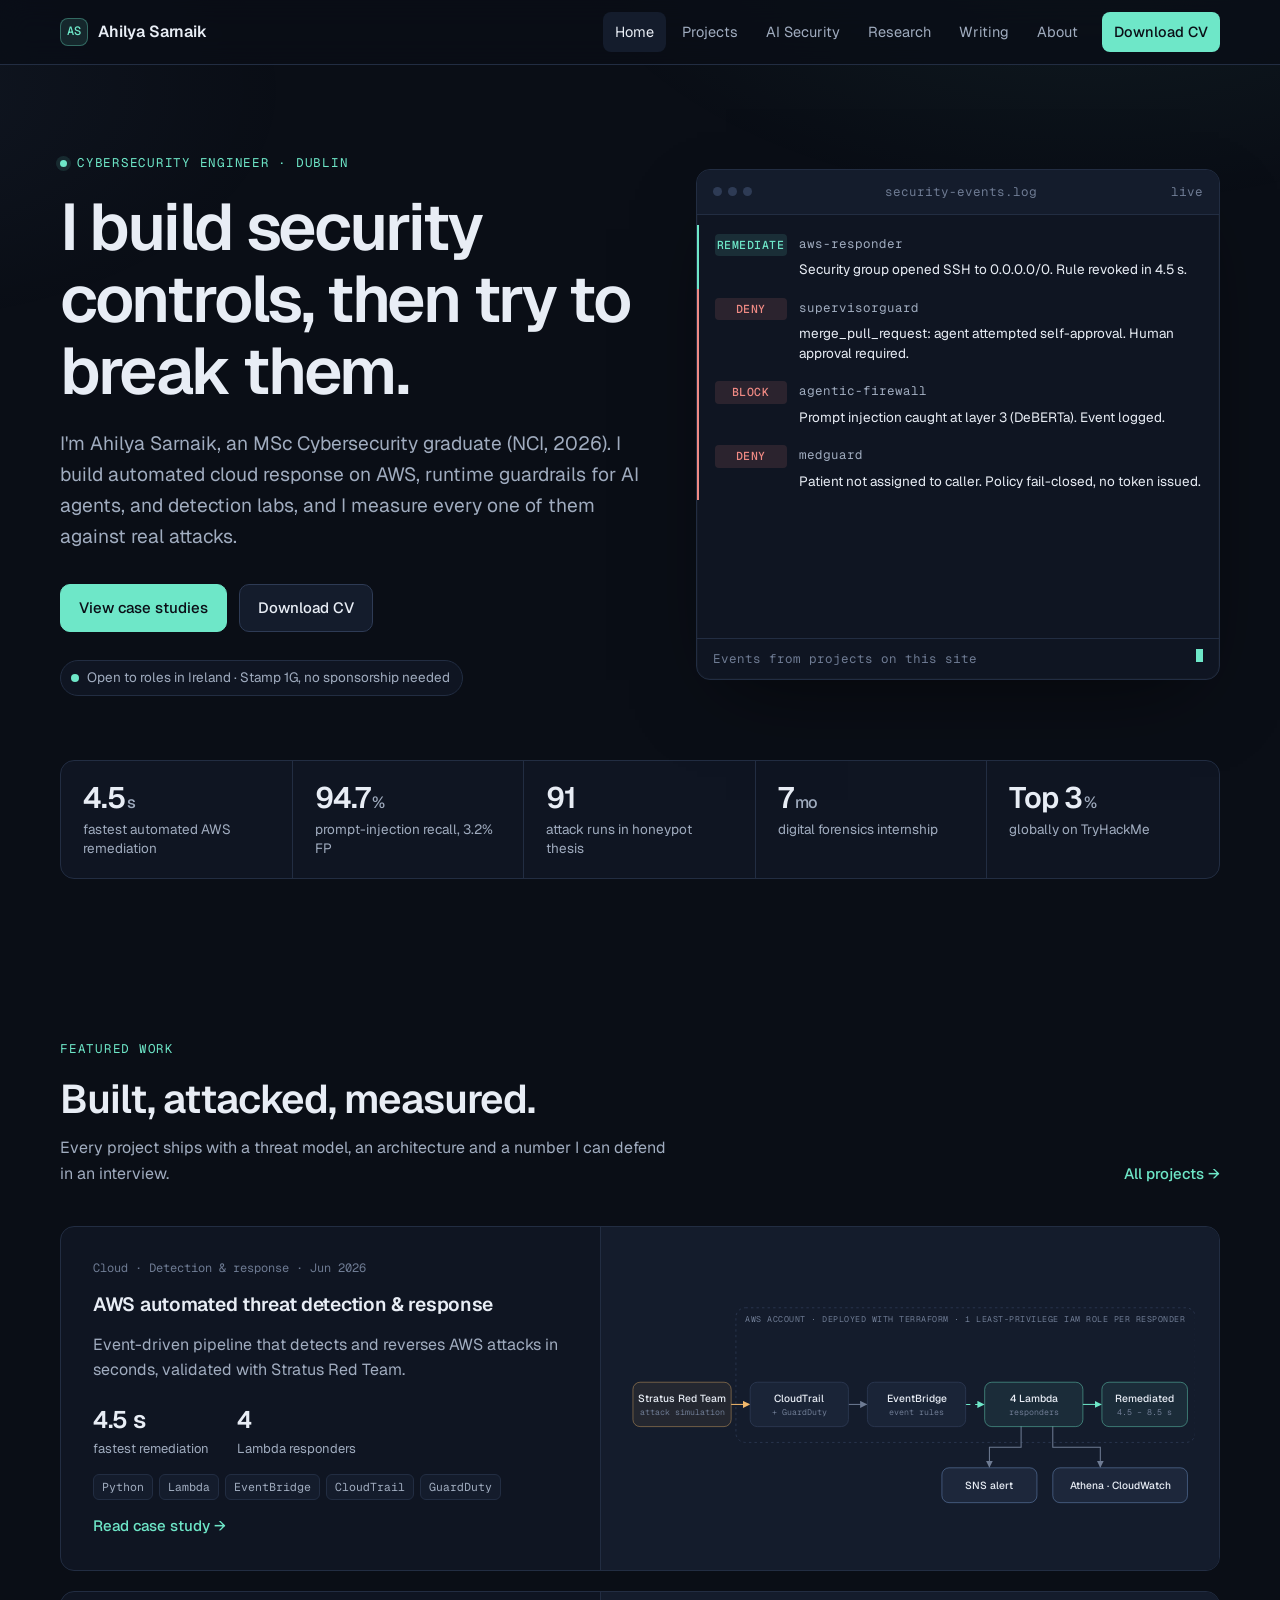
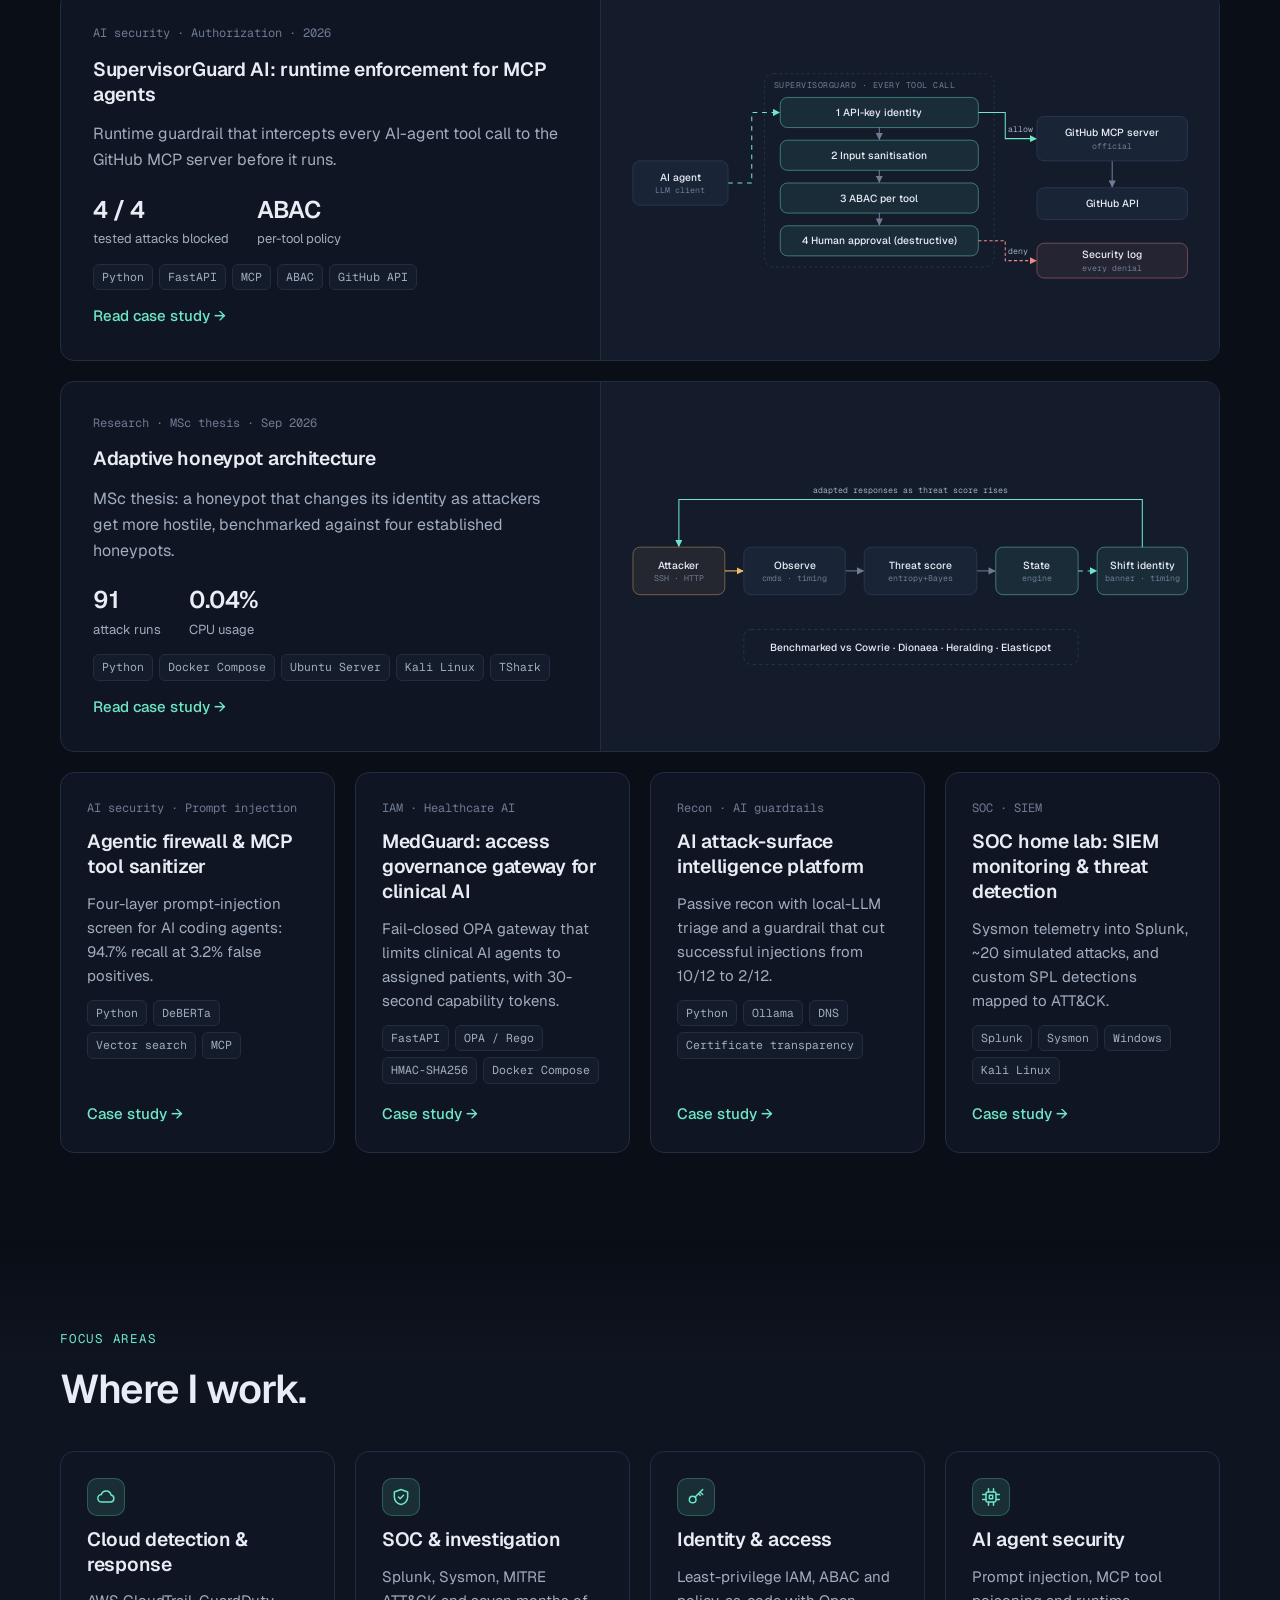
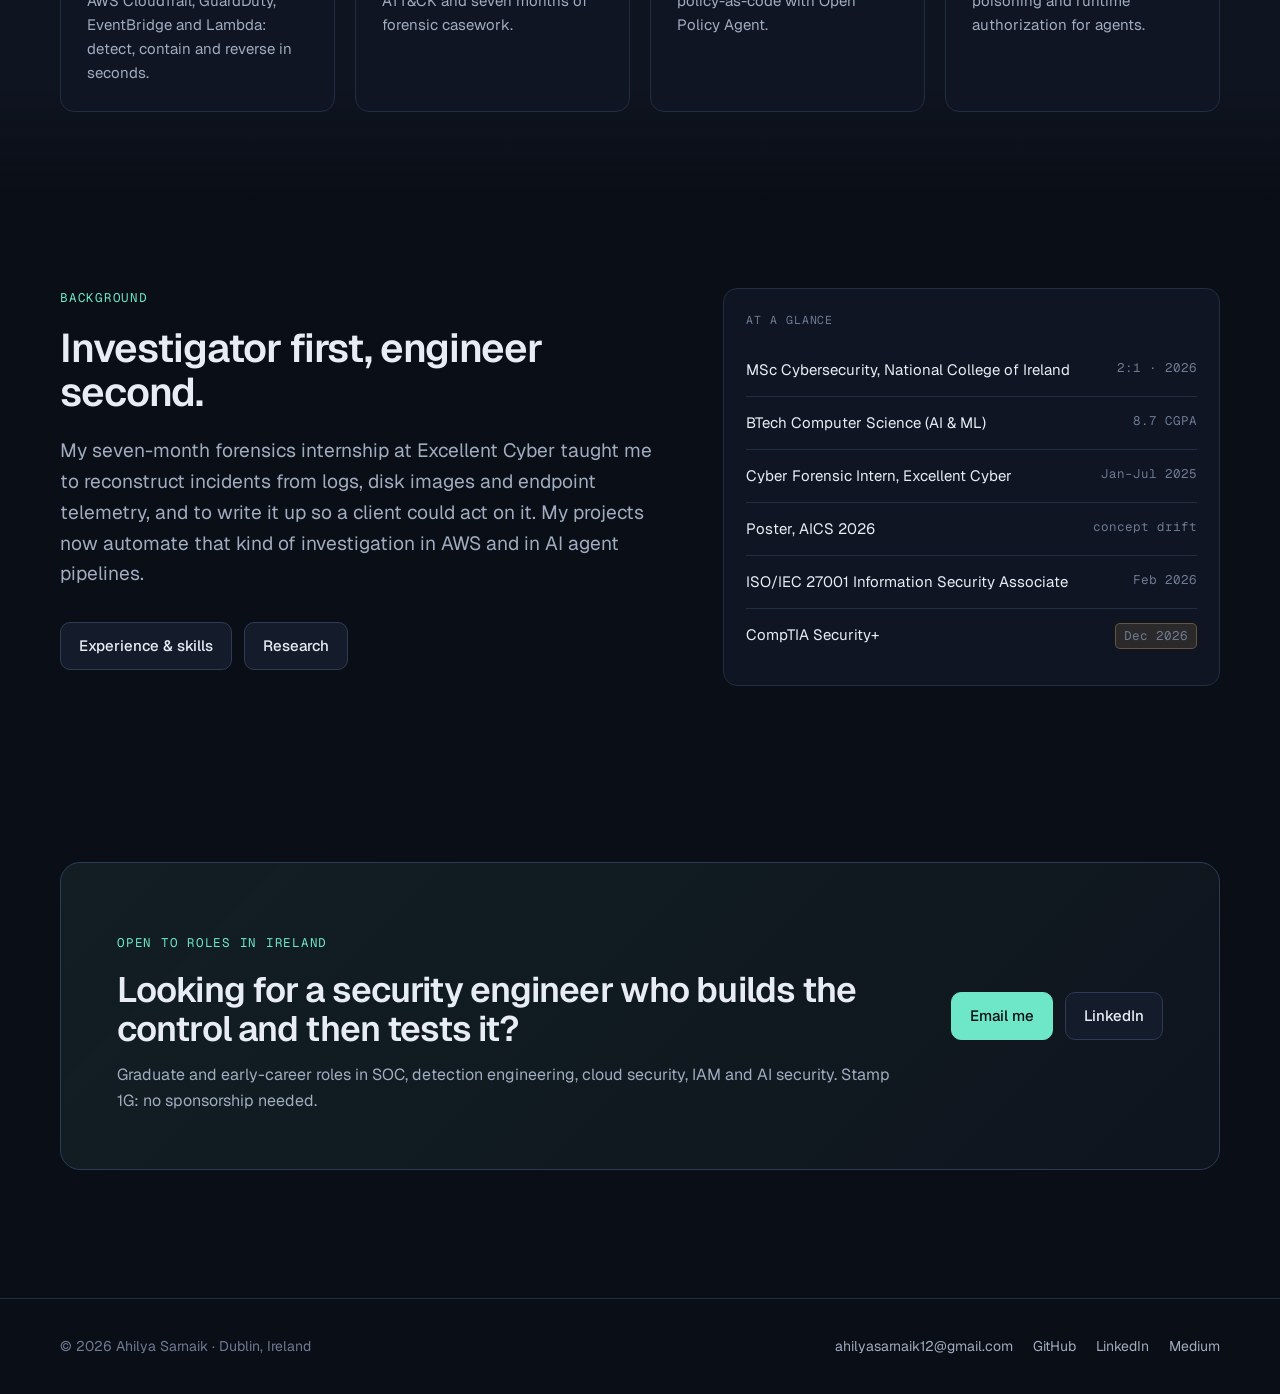
<file: index.html>
<!doctype html>
<html lang="en">
<head>
<meta charset="utf-8">
<meta name="viewport" content="width=device-width,initial-scale=1">
<meta name="theme-color" content="#0A0E16">
<title>Ahilya Sarnaik · Cybersecurity Engineer, Dublin</title>
<meta name="description" content="Dublin-based cybersecurity engineer: AWS detection and response, SOC, IAM and AI agent security. Open to roles in Ireland, no sponsorship needed.">
<meta property="og:type" content="website">
<meta property="og:title" content="Ahilya Sarnaik · Cybersecurity Engineer, Dublin">
<meta property="og:description" content="Dublin-based cybersecurity engineer: AWS detection and response, SOC, IAM and AI agent security. Open to roles in Ireland, no sponsorship needed.">
<meta property="og:url" content="https://ahilyasanjaysarnaik.github.io/">
<link rel="canonical" href="https://ahilyasanjaysarnaik.github.io/">
<link rel="icon" href="data:image/svg+xml,%3Csvg xmlns='http://www.w3.org/2000/svg' viewBox='0 0 32 32'%3E%3Crect width='32' height='32' rx='8' fill='%230F1522'/%3E%3Ctext x='16' y='21' font-family='monospace' font-size='14' fill='%236EE7C8' text-anchor='middle'%3EAS%3C/text%3E%3C/svg%3E">
<link rel="stylesheet" href="assets/css/style.css">
</head>
<body>
<a class="skip" href="#main">Skip to content</a>
<header class="site-header"><div class="container nav-wrap">
<a class="brand" href="index.html"><span class="brand-mark">AS</span>Ahilya Sarnaik</a>
<button class="menu" type="button" aria-controls="primary-nav" aria-expanded="false">Menu</button>
<nav id="primary-nav" aria-label="Primary"><a href="index.html" aria-current="page">Home</a><a href="projects.html">Projects</a><a href="ai-lab.html">AI Security</a><a href="research.html">Research</a><a href="articles.html">Writing</a><a href="about.html">About</a><a class="nav-cv" href="resume.pdf" target="_blank" rel="noopener">Download CV</a></nav>
</div></header>
<main id="main">

<section class="hero"><div class="container">
<div class="hero-grid">
<div>
<p class="eyebrow">Cybersecurity engineer · Dublin</p>
<h1>I build security controls, then try to break them.</h1>
<p class="lead">I'm Ahilya Sarnaik, an MSc Cybersecurity graduate (NCI, 2026). I build automated cloud response on AWS, runtime guardrails for AI agents, and detection labs, and I measure every one of them against real attacks.</p>
<div class="actions"><a class="btn primary" href="projects.html">View case studies</a><a class="btn secondary" href="resume.pdf" target="_blank" rel="noopener">Download CV</a></div>
<div class="status"><span class="dot"></span>Open to roles in Ireland · Stamp 1G, no sponsorship needed</div>
</div>
<div class="console" aria-label="Sample security events produced by my projects">
<div class="console-bar"><div class="lights"><i></i><i></i><i></i></div><span>security-events.log</span><span>live</span></div>
<div class="console-body"><div class="log fix"><span class="verdict">REMEDIATE</span><span class="src">aws-responder</span><span class="msg">Security group opened SSH to 0.0.0.0/0. Rule revoked in 4.5 s.</span></div><div class="log deny"><span class="verdict">DENY</span><span class="src">supervisorguard</span><span class="msg">merge_pull_request: agent attempted self-approval. Human approval required.</span></div><div class="log deny"><span class="verdict">BLOCK</span><span class="src">agentic-firewall</span><span class="msg">Prompt injection caught at layer 3 (DeBERTa). Event logged.</span></div><div class="log deny"><span class="verdict">DENY</span><span class="src">medguard</span><span class="msg">Patient not assigned to caller. Policy fail-closed, no token issued.</span></div><div class="log warn"><span class="verdict">ADAPT</span><span class="src">adaptive-honeypot</span><span class="msg">Threat score rising. SSH banner and response timing rotated.</span></div><div class="log fix"><span class="verdict">REMEDIATE</span><span class="src">aws-responder</span><span class="msg">CloudTrail logging stopped. Trail restarted in 8.4 s.</span></div></div>
<div class="console-foot"><span>Events from projects on this site</span><span class="cursor"></span></div>
</div>
</div>
<div class="metrics">
<div class="metric"><div class="num">4.5<small>s</small></div><div class="lbl">fastest automated AWS remediation</div></div>
<div class="metric"><div class="num">94.7<small>%</small></div><div class="lbl">prompt-injection recall, 3.2% FP</div></div>
<div class="metric"><div class="num">91</div><div class="lbl">attack runs in honeypot thesis</div></div>
<div class="metric"><div class="num">7<small>mo</small></div><div class="lbl">digital forensics internship</div></div>
<div class="metric"><div class="num">Top 3<small>%</small></div><div class="lbl">globally on TryHackMe</div></div>
</div>
</div></section>

<section class="section"><div class="container">
<div class="section-heading"><div><p class="kicker">Featured work</p><h2>Built, attacked, measured.</h2><p class="muted">Every project ships with a threat model, an architecture and a number I can defend in an interview.</p></div><a class="text-link" href="projects.html">All projects →</a></div>
<a class="feature-card reveal" href="projects.html#aws-detection-response">
<div class="fc-text"><div class="fc-meta">Cloud · Detection &amp; response · Jun 2026</div><h3>AWS automated threat detection &amp; response</h3><p>Event-driven pipeline that detects and reverses AWS attacks in seconds, validated with Stratus Red Team.</p>
<div class="result-row"><div class="result"><div class="v">4.5 s</div><div class="k">fastest remediation</div></div><div class="result"><div class="v">4</div><div class="k">Lambda responders</div></div></div><div class="tags"><span class="tag">Python</span><span class="tag">Lambda</span><span class="tag">EventBridge</span><span class="tag">CloudTrail</span><span class="tag">GuardDuty</span></div><span class="text-link">Read case study →</span></div>
<div class="fc-visual"><div class="diagram-wrap" style="width:100%"><svg class="diagram" viewBox="0 0 720 290" role="img" aria-labelledby="aws-detection-response-h-t" xmlns="http://www.w3.org/2000/svg"><title id="aws-detection-response-h-t">AWS detection and response pipeline: attack events flow from CloudTrail and GuardDuty through EventBridge to four Lambda responders that remediate and alert</title><defs><marker id="aws-detection-response-h-n" viewBox="0 0 10 10" refX="9" refY="5" markerWidth="7" markerHeight="7" orient="auto-start-reverse"><path d="M0 0L10 5L0 10z" fill="var(--faint)"/></marker><marker id="aws-detection-response-h-a" viewBox="0 0 10 10" refX="9" refY="5" markerWidth="7" markerHeight="7" orient="auto-start-reverse"><path d="M0 0L10 5L0 10z" fill="var(--accent)"/></marker><marker id="aws-detection-response-h-d" viewBox="0 0 10 10" refX="9" refY="5" markerWidth="7" markerHeight="7" orient="auto-start-reverse"><path d="M0 0L10 5L0 10z" fill="var(--deny)"/></marker><marker id="aws-detection-response-h-w" viewBox="0 0 10 10" refX="9" refY="5" markerWidth="7" markerHeight="7" orient="auto-start-reverse"><path d="M0 0L10 5L0 10z" fill="var(--warn)"/></marker></defs><rect class="dg-group" x="140" y="30" width="580" height="170" rx="12"/><text class="dg-glabel" x="152" y="48">AWS account · deployed with Terraform · 1 least-privilege IAM role per responder</text><path class="dg-edge warn" d="M134 152.0H157" marker-end="url(#aws-detection-response-h-w)"/><path class="dg-edge" d="M282 152.0H305" marker-end="url(#aws-detection-response-h-n)"/><path class="dg-edge accent dg-flow" d="M430 152.0H453" marker-end="url(#aws-detection-response-h-a)"/><path class="dg-edge accent" d="M578 152.0H601" marker-end="url(#aws-detection-response-h-a)"/><path class="dg-edge" d="M500 180V206.0H460.0V231" marker-end="url(#aws-detection-response-h-n)"/><path class="dg-edge" d="M540 180V206.0H600V231" marker-end="url(#aws-detection-response-h-n)"/><g class="dg-node warn"><rect x="10" y="124" width="124" height="56" rx="9"/><text class="dg-label" x="72.0" y="149.0" text-anchor="middle">Stratus Red Team</text><text class="dg-sub" x="72.0" y="165.0" text-anchor="middle">attack simulation</text></g><g class="dg-node "><rect x="158" y="124" width="124" height="56" rx="9"/><text class="dg-label" x="220.0" y="149.0" text-anchor="middle">CloudTrail</text><text class="dg-sub" x="220.0" y="165.0" text-anchor="middle">+ GuardDuty</text></g><g class="dg-node "><rect x="306" y="124" width="124" height="56" rx="9"/><text class="dg-label" x="368.0" y="149.0" text-anchor="middle">EventBridge</text><text class="dg-sub" x="368.0" y="165.0" text-anchor="middle">event rules</text></g><g class="dg-node accent"><rect x="454" y="124" width="124" height="56" rx="9"/><text class="dg-label" x="516.0" y="149.0" text-anchor="middle">4 Lambda</text><text class="dg-sub" x="516.0" y="165.0" text-anchor="middle">responders</text></g><g class="dg-node accent"><rect x="602" y="124" width="108" height="56" rx="9"/><text class="dg-label" x="656.0" y="149.0" text-anchor="middle">Remediated</text><text class="dg-sub" x="656.0" y="165.0" text-anchor="middle">4.5 – 8.5 s</text></g><g class="dg-node info"><rect x="400" y="232" width="120" height="44" rx="9"/><text class="dg-label" x="460.0" y="258.5" text-anchor="middle">SNS alert</text></g><g class="dg-node info"><rect x="540" y="232" width="170" height="44" rx="9"/><text class="dg-label" x="625.0" y="258.5" text-anchor="middle">Athena · CloudWatch</text></g></svg></div></div></a><a class="feature-card reveal" href="projects.html#supervisorguard">
<div class="fc-text"><div class="fc-meta">AI security · Authorization · 2026</div><h3>SupervisorGuard AI: runtime enforcement for MCP agents</h3><p>Runtime guardrail that intercepts every AI-agent tool call to the GitHub MCP server before it runs.</p>
<div class="result-row"><div class="result"><div class="v">4 / 4</div><div class="k">tested attacks blocked</div></div><div class="result"><div class="v">ABAC</div><div class="k">per-tool policy</div></div></div><div class="tags"><span class="tag">Python</span><span class="tag">FastAPI</span><span class="tag">MCP</span><span class="tag">ABAC</span><span class="tag">GitHub API</span></div><span class="text-link">Read case study →</span></div>
<div class="fc-visual"><div class="diagram-wrap" style="width:100%"><svg class="diagram" viewBox="0 0 720 290" role="img" aria-labelledby="supervisorguard-h-t" xmlns="http://www.w3.org/2000/svg"><title id="supervisorguard-h-t">SupervisorGuard intercepts every agent tool call, applies four checks, then either forwards to the GitHub MCP server or logs a denial</title><defs><marker id="supervisorguard-h-n" viewBox="0 0 10 10" refX="9" refY="5" markerWidth="7" markerHeight="7" orient="auto-start-reverse"><path d="M0 0L10 5L0 10z" fill="var(--faint)"/></marker><marker id="supervisorguard-h-a" viewBox="0 0 10 10" refX="9" refY="5" markerWidth="7" markerHeight="7" orient="auto-start-reverse"><path d="M0 0L10 5L0 10z" fill="var(--accent)"/></marker><marker id="supervisorguard-h-d" viewBox="0 0 10 10" refX="9" refY="5" markerWidth="7" markerHeight="7" orient="auto-start-reverse"><path d="M0 0L10 5L0 10z" fill="var(--deny)"/></marker><marker id="supervisorguard-h-w" viewBox="0 0 10 10" refX="9" refY="5" markerWidth="7" markerHeight="7" orient="auto-start-reverse"><path d="M0 0L10 5L0 10z" fill="var(--warn)"/></marker></defs><rect class="dg-group" x="176" y="16" width="290" height="244" rx="12"/><text class="dg-glabel" x="188" y="34">SupervisorGuard · every tool call</text><path class="dg-edge accent dg-flow" d="M130 154H160V65H195" marker-end="url(#supervisorguard-h-a)"/><path class="dg-edge" d="M321 84V99" marker-end="url(#supervisorguard-h-n)"/><path class="dg-edge" d="M321 138V153" marker-end="url(#supervisorguard-h-n)"/><path class="dg-edge" d="M321 192V207" marker-end="url(#supervisorguard-h-n)"/><path class="dg-edge accent" d="M446 65H480V98H519" marker-end="url(#supervisorguard-h-a)"/><text class="dg-elabel" x="484" y="90" text-anchor="start">allow</text><path class="dg-edge" d="M615.0 126V159" marker-end="url(#supervisorguard-h-n)"/><path class="dg-edge deny" d="M446 227H480V252H519" marker-end="url(#supervisorguard-h-d)"/><text class="dg-elabel" x="484" y="244" text-anchor="start">deny</text><g class="dg-node "><rect x="10" y="126" width="120" height="56" rx="9"/><text class="dg-label" x="70.0" y="151.0" text-anchor="middle">AI agent</text><text class="dg-sub" x="70.0" y="167.0" text-anchor="middle">LLM client</text></g><g class="dg-node accent"><rect x="196" y="46" width="250" height="38" rx="9"/><text class="dg-label" x="321.0" y="69.5" text-anchor="middle">1  API-key identity</text></g><g class="dg-node accent"><rect x="196" y="100" width="250" height="38" rx="9"/><text class="dg-label" x="321.0" y="123.5" text-anchor="middle">2  Input sanitisation</text></g><g class="dg-node accent"><rect x="196" y="154" width="250" height="38" rx="9"/><text class="dg-label" x="321.0" y="177.5" text-anchor="middle">3  ABAC per tool</text></g><g class="dg-node accent"><rect x="196" y="208" width="250" height="38" rx="9"/><text class="dg-label" x="321.0" y="231.5" text-anchor="middle">4  Human approval (destructive)</text></g><g class="dg-node "><rect x="520" y="70" width="190" height="56" rx="9"/><text class="dg-label" x="615.0" y="95.0" text-anchor="middle">GitHub MCP server</text><text class="dg-sub" x="615.0" y="111.0" text-anchor="middle">official</text></g><g class="dg-node "><rect x="520" y="160" width="190" height="40" rx="9"/><text class="dg-label" x="615.0" y="184.5" text-anchor="middle">GitHub API</text></g><g class="dg-node deny"><rect x="520" y="230" width="190" height="44" rx="9"/><text class="dg-label" x="615.0" y="249.0" text-anchor="middle">Security log</text><text class="dg-sub" x="615.0" y="265.0" text-anchor="middle">every denial</text></g></svg></div></div></a><a class="feature-card reveal" href="projects.html#adaptive-honeypot">
<div class="fc-text"><div class="fc-meta">Research · MSc thesis · Sep 2026</div><h3>Adaptive honeypot architecture</h3><p>MSc thesis: a honeypot that changes its identity as attackers get more hostile, benchmarked against four established honeypots.</p>
<div class="result-row"><div class="result"><div class="v">91</div><div class="k">attack runs</div></div><div class="result"><div class="v">0.04%</div><div class="k">CPU usage</div></div></div><div class="tags"><span class="tag">Python</span><span class="tag">Docker Compose</span><span class="tag">Ubuntu Server</span><span class="tag">Kali Linux</span><span class="tag">TShark</span></div><span class="text-link">Read case study →</span></div>
<div class="fc-visual"><div class="diagram-wrap" style="width:100%"><svg class="diagram" viewBox="0 0 720 270" role="img" aria-labelledby="adaptive-honeypot-h-t" xmlns="http://www.w3.org/2000/svg"><title id="adaptive-honeypot-h-t">Adaptive honeypot: attacker activity is scored with entropy and Bayesian updating, a state engine shifts the honeypot&#x27;s SSH and HTTP identity in response</title><defs><marker id="adaptive-honeypot-h-n" viewBox="0 0 10 10" refX="9" refY="5" markerWidth="7" markerHeight="7" orient="auto-start-reverse"><path d="M0 0L10 5L0 10z" fill="var(--faint)"/></marker><marker id="adaptive-honeypot-h-a" viewBox="0 0 10 10" refX="9" refY="5" markerWidth="7" markerHeight="7" orient="auto-start-reverse"><path d="M0 0L10 5L0 10z" fill="var(--accent)"/></marker><marker id="adaptive-honeypot-h-d" viewBox="0 0 10 10" refX="9" refY="5" markerWidth="7" markerHeight="7" orient="auto-start-reverse"><path d="M0 0L10 5L0 10z" fill="var(--deny)"/></marker><marker id="adaptive-honeypot-h-w" viewBox="0 0 10 10" refX="9" refY="5" markerWidth="7" markerHeight="7" orient="auto-start-reverse"><path d="M0 0L10 5L0 10z" fill="var(--warn)"/></marker></defs><path class="dg-edge warn" d="M126 140.0H149" marker-end="url(#adaptive-honeypot-h-w)"/><path class="dg-edge" d="M278 140.0H301" marker-end="url(#adaptive-honeypot-h-n)"/><path class="dg-edge" d="M444 140.0H467" marker-end="url(#adaptive-honeypot-h-n)"/><path class="dg-edge accent dg-flow" d="M572 140.0H595" marker-end="url(#adaptive-honeypot-h-a)"/><path class="dg-edge accent" d="M653 110V50H68V109" marker-end="url(#adaptive-honeypot-h-a)"/><text class="dg-elabel" x="360" y="42" text-anchor="middle">adapted responses as threat score rises</text><g class="dg-node warn"><rect x="10" y="110" width="116" height="60" rx="9"/><text class="dg-label" x="68.0" y="137.0" text-anchor="middle">Attacker</text><text class="dg-sub" x="68.0" y="153.0" text-anchor="middle">SSH · HTTP</text></g><g class="dg-node "><rect x="150" y="110" width="128" height="60" rx="9"/><text class="dg-label" x="214.0" y="137.0" text-anchor="middle">Observe</text><text class="dg-sub" x="214.0" y="153.0" text-anchor="middle">cmds · timing</text></g><g class="dg-node "><rect x="302" y="110" width="142" height="60" rx="9"/><text class="dg-label" x="373.0" y="137.0" text-anchor="middle">Threat score</text><text class="dg-sub" x="373.0" y="153.0" text-anchor="middle">entropy+Bayes</text></g><g class="dg-node accent"><rect x="468" y="110" width="104" height="60" rx="9"/><text class="dg-label" x="520.0" y="137.0" text-anchor="middle">State</text><text class="dg-sub" x="520.0" y="153.0" text-anchor="middle">engine</text></g><g class="dg-node accent"><rect x="596" y="110" width="114" height="60" rx="9"/><text class="dg-label" x="653.0" y="137.0" text-anchor="middle">Shift identity</text><text class="dg-sub" x="653.0" y="153.0" text-anchor="middle">banner · timing</text></g><g class="dg-node ghost"><rect x="150" y="214" width="422" height="44" rx="9"/><text class="dg-label" x="361.0" y="240.5" text-anchor="middle">Benchmarked vs Cowrie · Dionaea · Heralding · Elasticpot</text></g></svg></div></div></a>
<div class="grid four" style="margin-top:20px"><article class="card reveal"><div class="fc-meta">AI security · Prompt injection</div><h3>Agentic firewall &amp; MCP tool sanitizer</h3><p>Four-layer prompt-injection screen for AI coding agents: 94.7% recall at 3.2% false positives.</p><div class="tags"><span class="tag">Python</span><span class="tag">DeBERTa</span><span class="tag">Vector search</span><span class="tag">MCP</span></div><a class="text-link" href="projects.html#agentic-firewall">Case study →</a></article><article class="card reveal"><div class="fc-meta">IAM · Healthcare AI</div><h3>MedGuard: access governance gateway for clinical AI</h3><p>Fail-closed OPA gateway that limits clinical AI agents to assigned patients, with 30-second capability tokens.</p><div class="tags"><span class="tag">FastAPI</span><span class="tag">OPA / Rego</span><span class="tag">HMAC-SHA256</span><span class="tag">Docker Compose</span></div><a class="text-link" href="projects.html#medguard">Case study →</a></article><article class="card reveal"><div class="fc-meta">Recon · AI guardrails</div><h3>AI attack-surface intelligence platform</h3><p>Passive recon with local-LLM triage and a guardrail that cut successful injections from 10/12 to 2/12.</p><div class="tags"><span class="tag">Python</span><span class="tag">Ollama</span><span class="tag">DNS</span><span class="tag">Certificate transparency</span></div><a class="text-link" href="projects.html#attack-surface">Case study →</a></article><article class="card reveal"><div class="fc-meta">SOC · SIEM</div><h3>SOC home lab: SIEM monitoring &amp; threat detection</h3><p>Sysmon telemetry into Splunk, ~20 simulated attacks, and custom SPL detections mapped to ATT&amp;CK.</p><div class="tags"><span class="tag">Splunk</span><span class="tag">Sysmon</span><span class="tag">Windows</span><span class="tag">Kali Linux</span></div><a class="text-link" href="projects.html#soc-lab">Case study →</a></article></div>
</div></section>

<section class="section alt"><div class="container">
<div class="section-heading"><div><p class="kicker">Focus areas</p><h2>Where I work.</h2></div></div>
<div class="grid four"><article class="card reveal"><div class="icon"><svg viewBox="0 0 24 24" fill="none" stroke="currentColor" stroke-width="1.8" stroke-linecap="round" stroke-linejoin="round"><path d="M7 18a4.5 4.5 0 01-.6-9A6 6 0 0118 9.5 4.3 4.3 0 0117.5 18z"/></svg></div><h3>Cloud detection & response</h3><p>AWS CloudTrail, GuardDuty, EventBridge and Lambda: detect, contain and reverse in seconds.</p></article><article class="card reveal"><div class="icon"><svg viewBox="0 0 24 24" fill="none" stroke="currentColor" stroke-width="1.8" stroke-linecap="round" stroke-linejoin="round"><path d="M12 3l8 3v6c0 4.5-3.4 8.3-8 9-4.6-.7-8-4.5-8-9V6z"/><path d="M9 12l2 2 4-4"/></svg></div><h3>SOC & investigation</h3><p>Splunk, Sysmon, MITRE ATT&CK and seven months of forensic casework.</p></article><article class="card reveal"><div class="icon"><svg viewBox="0 0 24 24" fill="none" stroke="currentColor" stroke-width="1.8" stroke-linecap="round" stroke-linejoin="round"><circle cx="8" cy="15" r="4"/><path d="M11 12l9-9M17 6l3 3M15 8l2 2"/></svg></div><h3>Identity & access</h3><p>Least-privilege IAM, ABAC and policy-as-code with Open Policy Agent.</p></article><article class="card reveal"><div class="icon"><svg viewBox="0 0 24 24" fill="none" stroke="currentColor" stroke-width="1.8" stroke-linecap="round" stroke-linejoin="round"><rect x="6" y="6" width="12" height="12" rx="2"/><path d="M10 10h4v4h-4zM9 2v4M15 2v4M9 18v4M15 18v4M2 9h4M2 15h4M18 9h4M18 15h4"/></svg></div><h3>AI agent security</h3><p>Prompt injection, MCP tool poisoning and runtime authorization for agents.</p></article></div>
</div></section>

<section class="section"><div class="container"><div class="split">
<div class="reveal"><p class="kicker">Background</p><h2>Investigator first, engineer second.</h2>
<p class="lead">My seven-month forensics internship at Excellent Cyber taught me to reconstruct incidents from logs, disk images and endpoint telemetry, and to write it up so a client could act on it. My projects now automate that kind of investigation in AWS and in AI agent pipelines.</p>
<div class="actions"><a class="btn secondary" href="about.html">Experience & skills</a><a class="btn secondary" href="research.html">Research</a></div></div>
<div class="panel reveal"><div class="panel-label"><span>At a glance</span></div><ul class="list-plain">
<li><span>MSc Cybersecurity, National College of Ireland</span><span>2:1 · 2026</span></li>
<li><span>BTech Computer Science (AI &amp; ML)</span><span>8.7 CGPA</span></li>
<li><span>Cyber Forensic Intern, Excellent Cyber</span><span>Jan–Jul 2025</span></li>
<li><span>Poster, AICS 2026</span><span>concept drift</span></li>
<li><span>ISO/IEC 27001 Information Security Associate</span><span>Feb 2026</span></li>
<li><span>CompTIA Security+</span><span><span class="badge">Dec 2026</span></span></li>
</ul></div>
</div></div></section>
<section class="section"><div class="container"><div class="callout reveal">
<div><p class="kicker">Open to roles in Ireland</p><h2>Looking for a security engineer who builds the control and then tests it?</h2>
<p class="muted">Graduate and early-career roles in SOC, detection engineering, cloud security, IAM and AI security. Stamp 1G: no sponsorship needed.</p></div>
<div class="actions"><a class="btn primary" href="mailto:ahilyasarnaik12@gmail.com">Email me</a><a class="btn secondary" href="https://www.linkedin.com/in/ahilyacyber/" target="_blank" rel="noopener">LinkedIn</a></div>
</div></div></section>
</main>
<footer class="footer"><div class="container">
<span>© 2026 Ahilya Sarnaik · Dublin, Ireland</span>
<nav aria-label="Elsewhere"><a href="mailto:ahilyasarnaik12@gmail.com">ahilyasarnaik12@gmail.com</a><a href="https://github.com/AhilyaSanjaySarnaik" target="_blank" rel="noopener">GitHub</a><a href="https://www.linkedin.com/in/ahilyacyber/" target="_blank" rel="noopener">LinkedIn</a><a href="https://medium.com/@ahilya_Cyber" target="_blank" rel="noopener">Medium</a></nav>
</div></footer>
<script src="assets/js/main.js" defer></script>
</body>
</html>
</file>
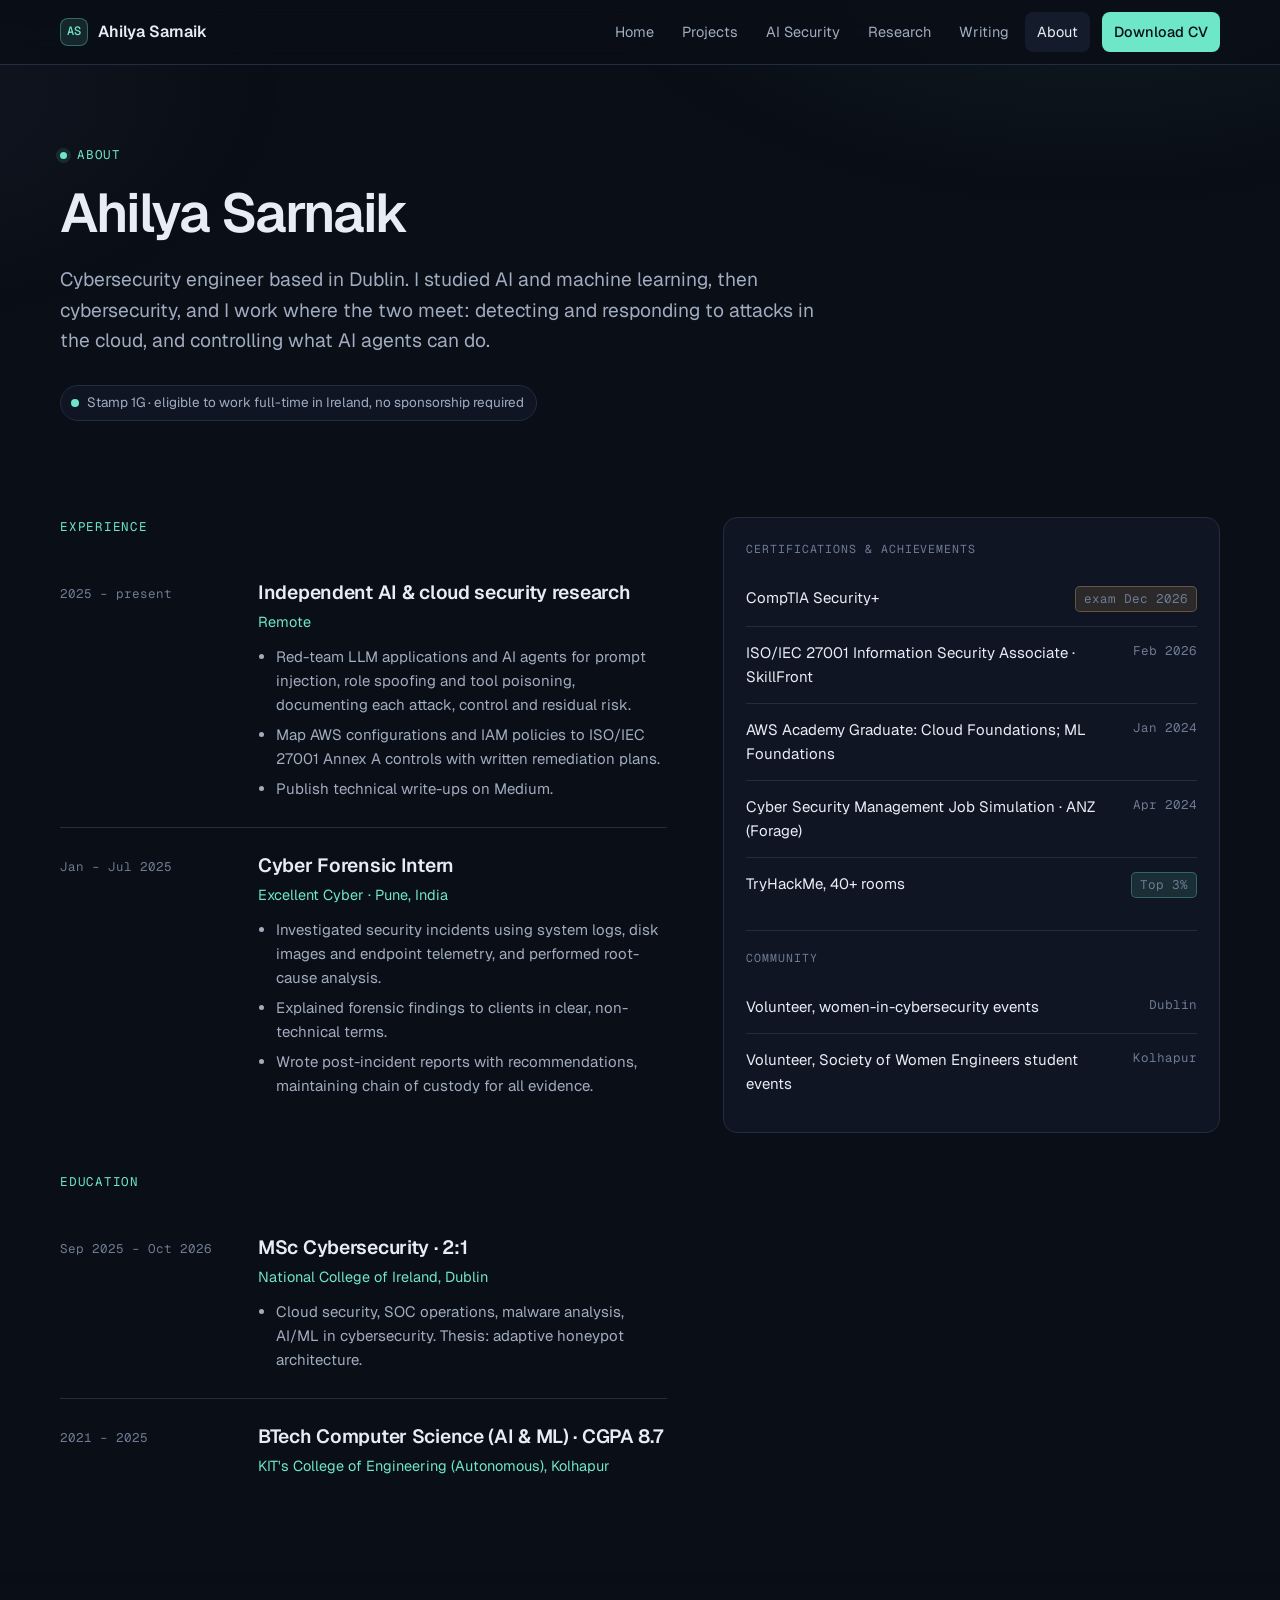
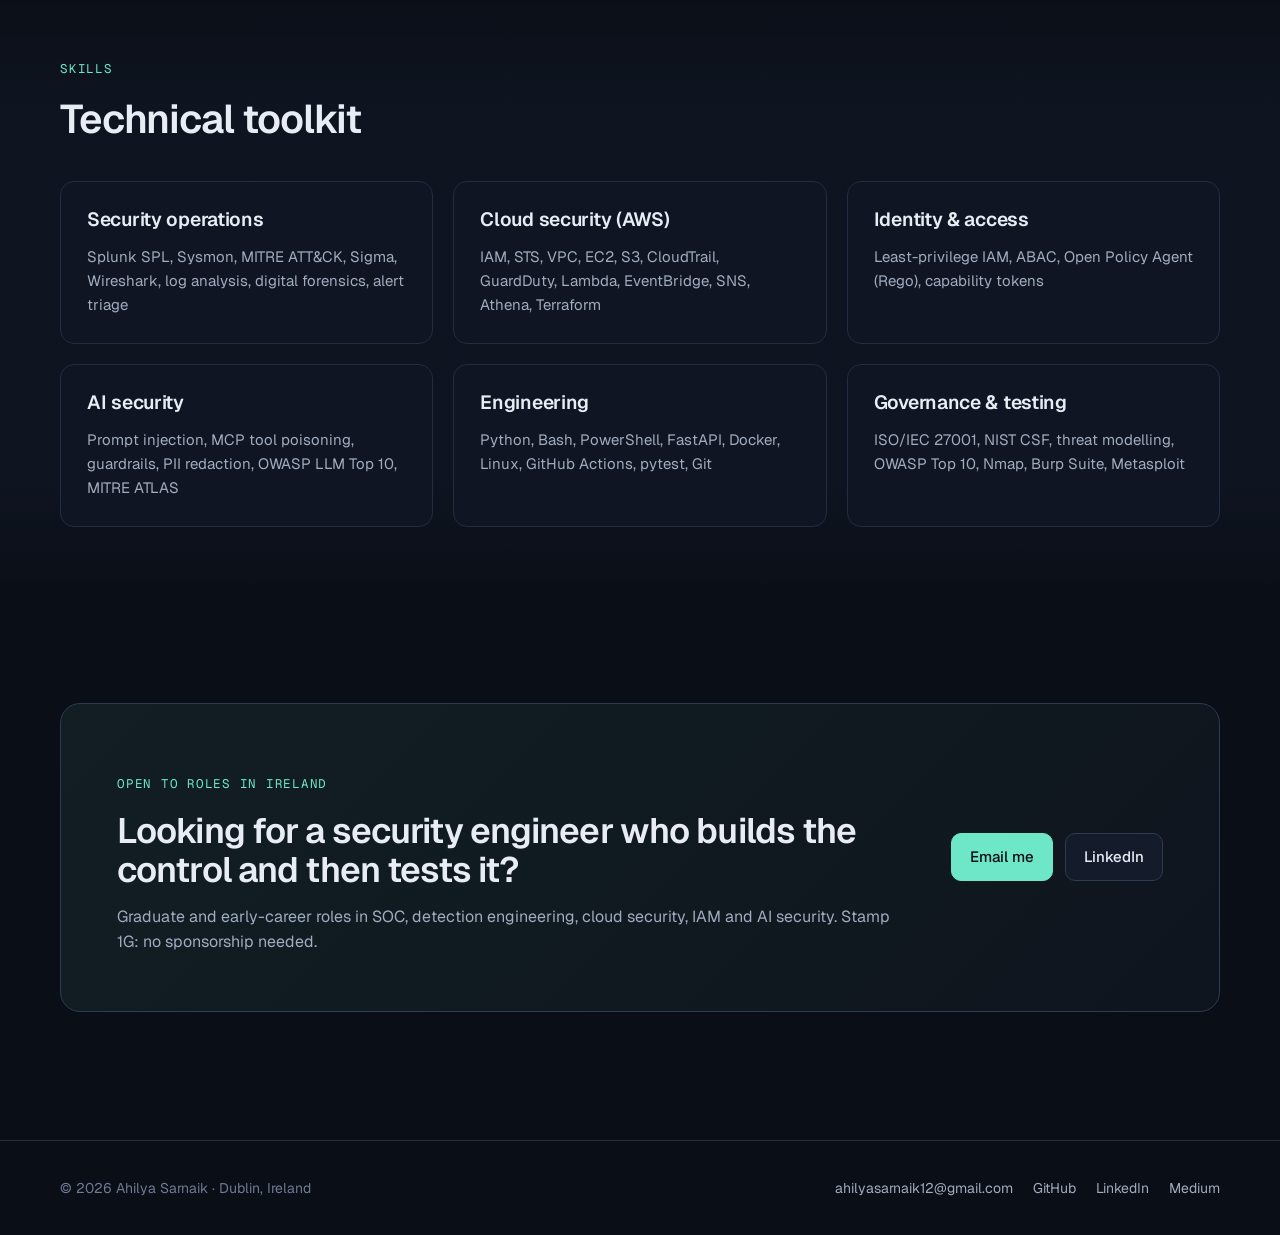
<file: about.html>
<!doctype html>
<html lang="en">
<head>
<meta charset="utf-8">
<meta name="viewport" content="width=device-width,initial-scale=1">
<meta name="theme-color" content="#0A0E16">
<title>About · Ahilya Sarnaik</title>
<meta name="description" content="Experience, education, skills and certifications of Dublin-based cybersecurity engineer Ahilya Sarnaik.">
<meta property="og:type" content="website">
<meta property="og:title" content="About · Ahilya Sarnaik">
<meta property="og:description" content="Experience, education, skills and certifications of Dublin-based cybersecurity engineer Ahilya Sarnaik.">
<meta property="og:url" content="https://ahilyasanjaysarnaik.github.io/about.html">
<link rel="canonical" href="https://ahilyasanjaysarnaik.github.io/about.html">
<link rel="icon" href="data:image/svg+xml,%3Csvg xmlns='http://www.w3.org/2000/svg' viewBox='0 0 32 32'%3E%3Crect width='32' height='32' rx='8' fill='%230F1522'/%3E%3Ctext x='16' y='21' font-family='monospace' font-size='14' fill='%236EE7C8' text-anchor='middle'%3EAS%3C/text%3E%3C/svg%3E">
<link rel="stylesheet" href="assets/css/style.css">
</head>
<body>
<a class="skip" href="#main">Skip to content</a>
<header class="site-header"><div class="container nav-wrap">
<a class="brand" href="index.html"><span class="brand-mark">AS</span>Ahilya Sarnaik</a>
<button class="menu" type="button" aria-controls="primary-nav" aria-expanded="false">Menu</button>
<nav id="primary-nav" aria-label="Primary"><a href="index.html">Home</a><a href="projects.html">Projects</a><a href="ai-lab.html">AI Security</a><a href="research.html">Research</a><a href="articles.html">Writing</a><a href="about.html" aria-current="page">About</a><a class="nav-cv" href="resume.pdf" target="_blank" rel="noopener">Download CV</a></nav>
</div></header>
<main id="main">

<section class="page-hero"><div class="container">
<p class="eyebrow">About</p><h1>Ahilya Sarnaik</h1>
<p class="lead">Cybersecurity engineer based in Dublin. I studied AI and machine learning, then cybersecurity, and I work where the two meet: detecting and responding to attacks in the cloud, and controlling what AI agents can do.</p>
<div class="status"><span class="dot"></span>Stamp 1G · eligible to work full-time in Ireland, no sponsorship required</div>
</div></section>
<section class="section tight"><div class="container"><div class="split">
<div><p class="kicker">Experience</p><div class="timeline">
<div class="tl-item reveal"><div class="tl-when">2025 – present</div><div><h3>Independent AI &amp; cloud security research</h3><div class="org">Remote</div><ul>
<li>Red-team LLM applications and AI agents for prompt injection, role spoofing and tool poisoning, documenting each attack, control and residual risk.</li>
<li>Map AWS configurations and IAM policies to ISO/IEC 27001 Annex A controls with written remediation plans.</li>
<li>Publish technical write-ups on Medium.</li></ul></div></div>
<div class="tl-item reveal"><div class="tl-when">Jan – Jul 2025</div><div><h3>Cyber Forensic Intern</h3><div class="org">Excellent Cyber · Pune, India</div><ul>
<li>Investigated security incidents using system logs, disk images and endpoint telemetry, and performed root-cause analysis.</li>
<li>Explained forensic findings to clients in clear, non-technical terms.</li>
<li>Wrote post-incident reports with recommendations, maintaining chain of custody for all evidence.</li></ul></div></div>
</div>
<p class="kicker" style="margin-top:48px">Education</p><div class="timeline">
<div class="tl-item reveal"><div class="tl-when">Sep 2025 – Oct 2026</div><div><h3>MSc Cybersecurity · 2:1</h3><div class="org">National College of Ireland, Dublin</div><ul><li>Cloud security, SOC operations, malware analysis, AI/ML in cybersecurity. Thesis: adaptive honeypot architecture.</li></ul></div></div>
<div class="tl-item reveal"><div class="tl-when">2021 – 2025</div><div><h3>BTech Computer Science (AI &amp; ML) · CGPA 8.7</h3><div class="org">KIT's College of Engineering (Autonomous), Kolhapur</div></div></div>
</div></div>
<div class="panel reveal"><div class="panel-label"><span>Certifications &amp; achievements</span></div><ul class="list-plain">
<li><span>CompTIA Security+</span><span><span class="badge">exam Dec 2026</span></span></li>
<li><span>ISO/IEC 27001 Information Security Associate · SkillFront</span><span>Feb 2026</span></li>
<li><span>AWS Academy Graduate: Cloud Foundations; ML Foundations</span><span>Jan 2024</span></li>
<li><span>Cyber Security Management Job Simulation · ANZ (Forage)</span><span>Apr 2024</span></li>
<li><span>TryHackMe, 40+ rooms</span><span><span class="badge ok">Top 3%</span></span></li>
</ul><hr style="margin:18px 0"><div class="panel-label"><span>Community</span></div><ul class="list-plain">
<li><span>Volunteer, women-in-cybersecurity events</span><span>Dublin</span></li>
<li><span>Volunteer, Society of Women Engineers student events</span><span>Kolhapur</span></li>
</ul></div>
</div></div></section>
<section class="section alt"><div class="container"><div class="section-heading"><div><p class="kicker">Skills</p><h2>Technical toolkit</h2></div></div><div class="grid three"><article class="card reveal"><h3>Security operations</h3><p>Splunk SPL, Sysmon, MITRE ATT&amp;CK, Sigma, Wireshark, log analysis, digital forensics, alert triage</p></article><article class="card reveal"><h3>Cloud security (AWS)</h3><p>IAM, STS, VPC, EC2, S3, CloudTrail, GuardDuty, Lambda, EventBridge, SNS, Athena, Terraform</p></article><article class="card reveal"><h3>Identity &amp; access</h3><p>Least-privilege IAM, ABAC, Open Policy Agent (Rego), capability tokens</p></article><article class="card reveal"><h3>AI security</h3><p>Prompt injection, MCP tool poisoning, guardrails, PII redaction, OWASP LLM Top 10, MITRE ATLAS</p></article><article class="card reveal"><h3>Engineering</h3><p>Python, Bash, PowerShell, FastAPI, Docker, Linux, GitHub Actions, pytest, Git</p></article><article class="card reveal"><h3>Governance &amp; testing</h3><p>ISO/IEC 27001, NIST CSF, threat modelling, OWASP Top 10, Nmap, Burp Suite, Metasploit</p></article></div></div></section>
<section class="section"><div class="container"><div class="callout reveal">
<div><p class="kicker">Open to roles in Ireland</p><h2>Looking for a security engineer who builds the control and then tests it?</h2>
<p class="muted">Graduate and early-career roles in SOC, detection engineering, cloud security, IAM and AI security. Stamp 1G: no sponsorship needed.</p></div>
<div class="actions"><a class="btn primary" href="mailto:ahilyasarnaik12@gmail.com">Email me</a><a class="btn secondary" href="https://www.linkedin.com/in/ahilyacyber/" target="_blank" rel="noopener">LinkedIn</a></div>
</div></div></section>
</main>
<footer class="footer"><div class="container">
<span>© 2026 Ahilya Sarnaik · Dublin, Ireland</span>
<nav aria-label="Elsewhere"><a href="mailto:ahilyasarnaik12@gmail.com">ahilyasarnaik12@gmail.com</a><a href="https://github.com/AhilyaSanjaySarnaik" target="_blank" rel="noopener">GitHub</a><a href="https://www.linkedin.com/in/ahilyacyber/" target="_blank" rel="noopener">LinkedIn</a><a href="https://medium.com/@ahilya_Cyber" target="_blank" rel="noopener">Medium</a></nav>
</div></footer>
<script src="assets/js/main.js" defer></script>
</body>
</html>
</file>
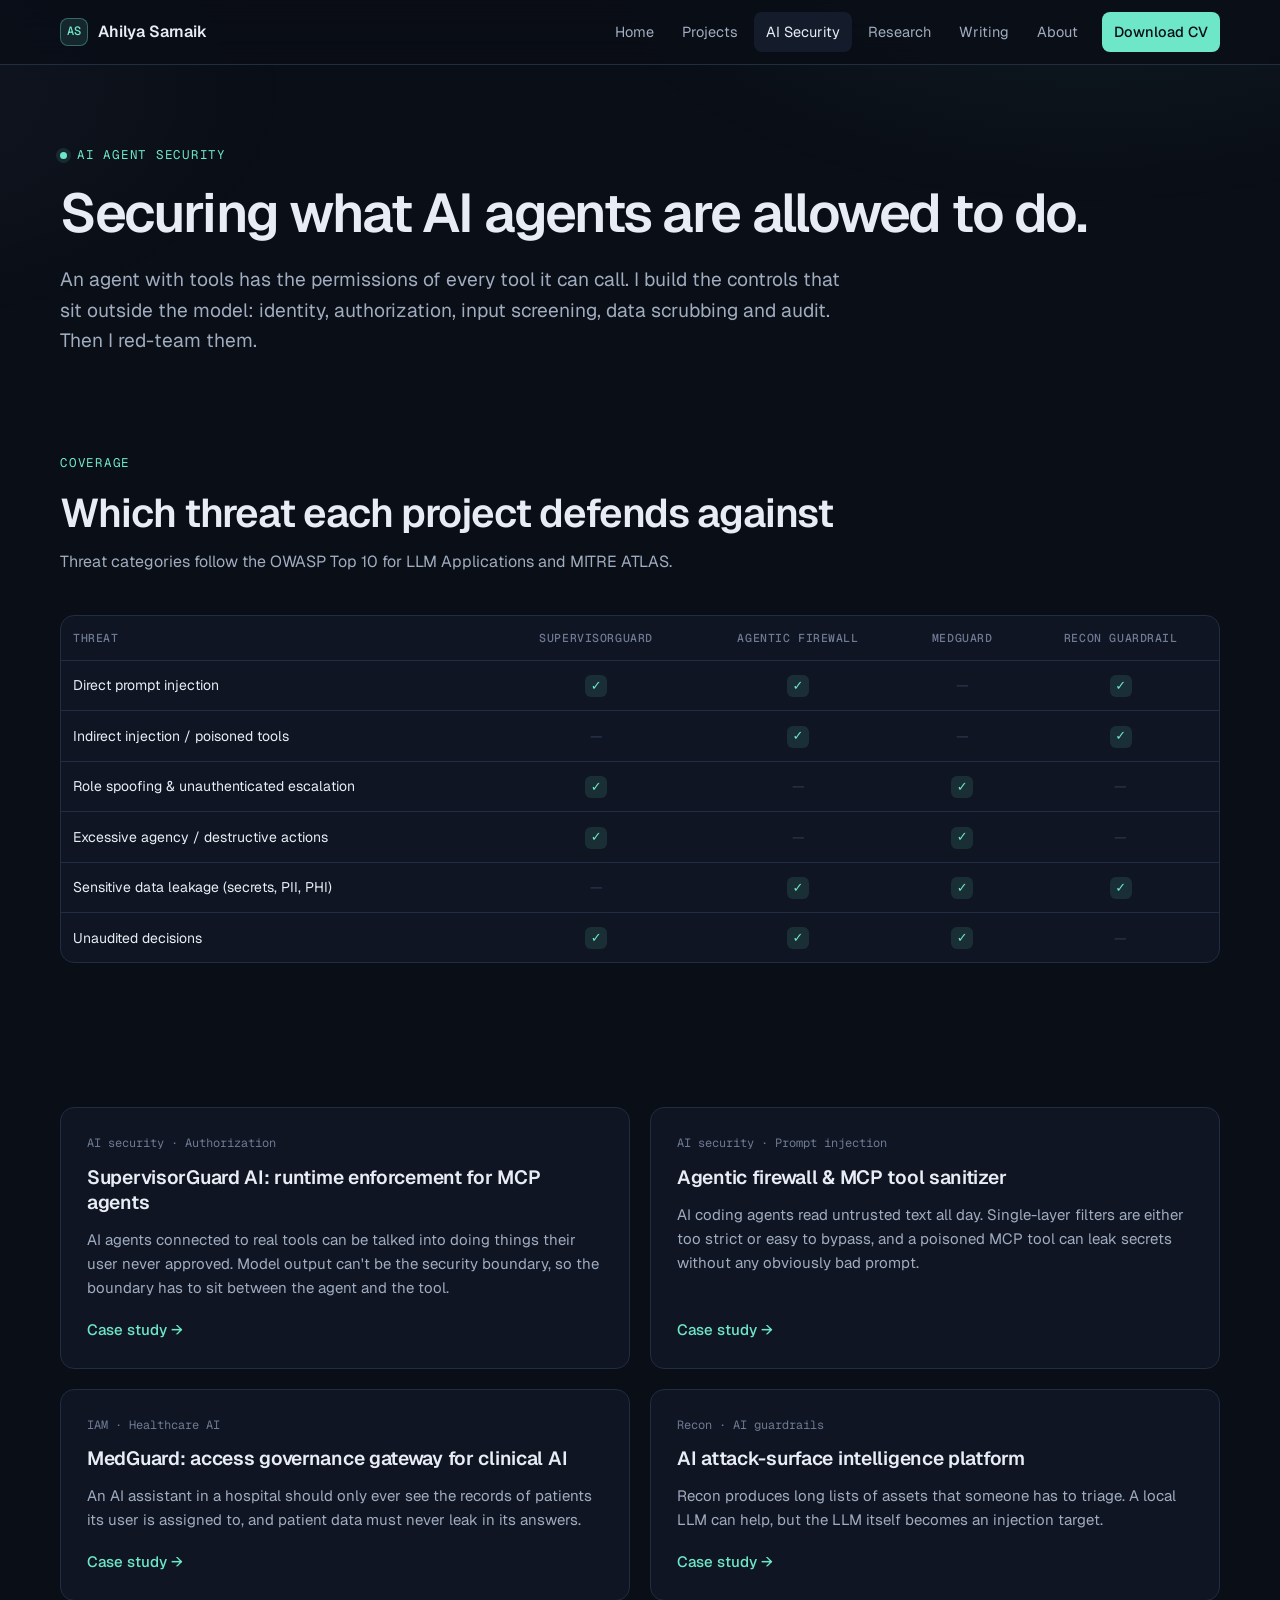
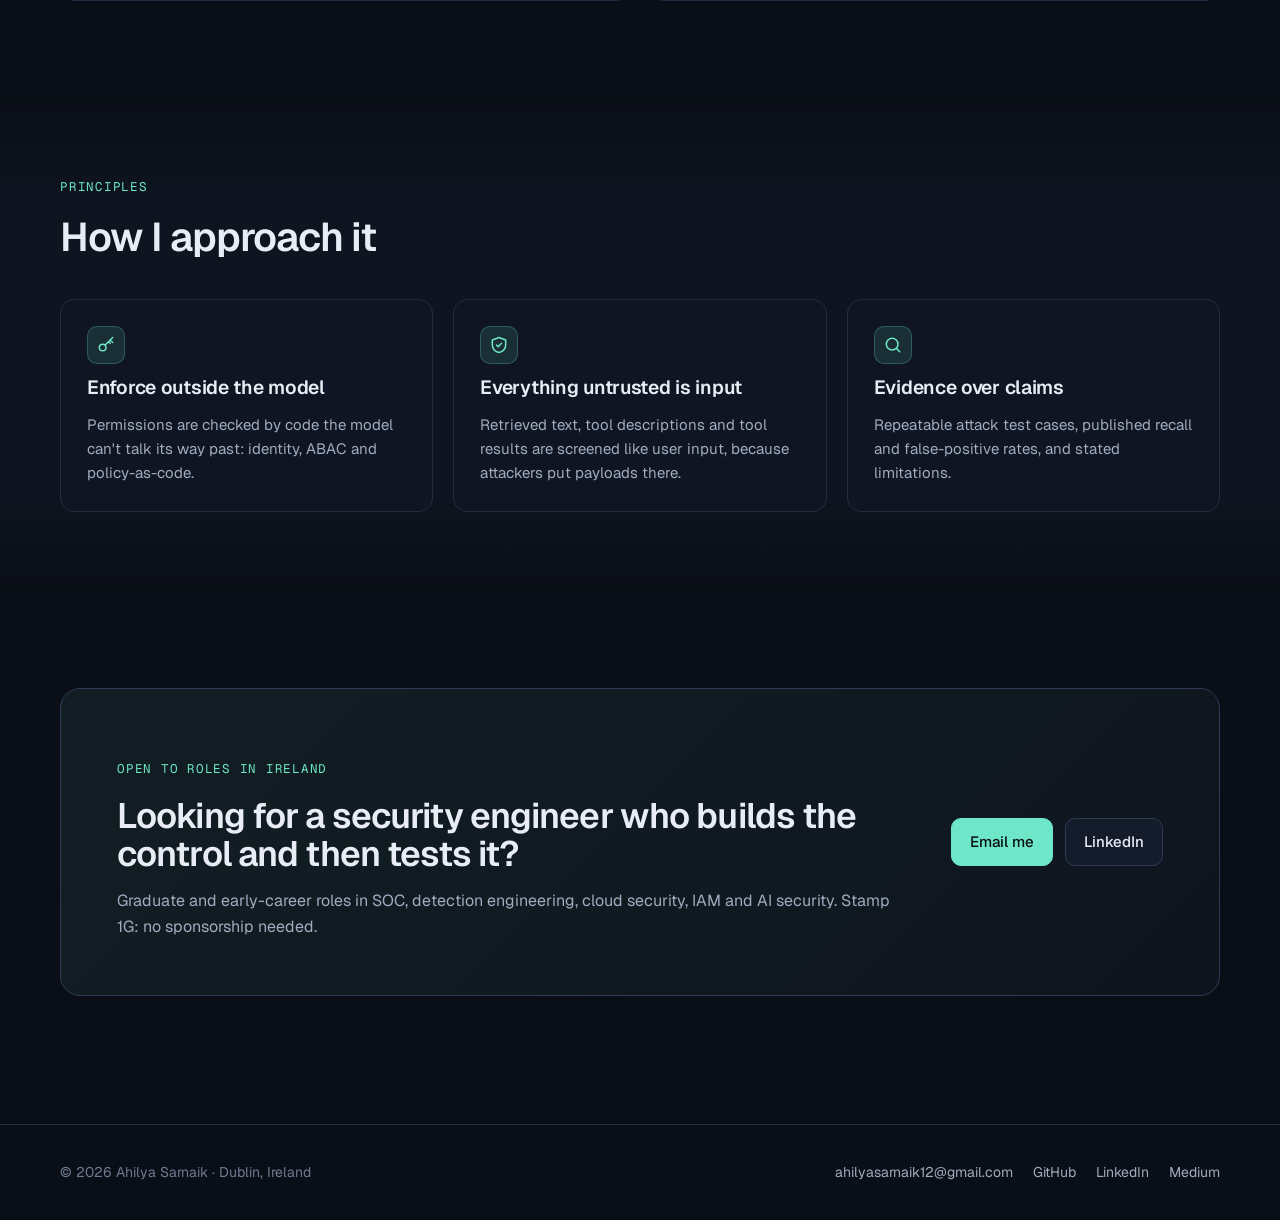
<file: ai-lab.html>
<!doctype html>
<html lang="en">
<head>
<meta charset="utf-8">
<meta name="viewport" content="width=device-width,initial-scale=1">
<meta name="theme-color" content="#0A0E16">
<title>AI Agent Security · Ahilya Sarnaik</title>
<meta name="description" content="AI agent security projects: MCP runtime authorization, prompt-injection firewall, clinical AI access gateway and LLM guardrails.">
<meta property="og:type" content="website">
<meta property="og:title" content="AI Agent Security · Ahilya Sarnaik">
<meta property="og:description" content="AI agent security projects: MCP runtime authorization, prompt-injection firewall, clinical AI access gateway and LLM guardrails.">
<meta property="og:url" content="https://ahilyasanjaysarnaik.github.io/ai-lab.html">
<link rel="canonical" href="https://ahilyasanjaysarnaik.github.io/ai-lab.html">
<link rel="icon" href="data:image/svg+xml,%3Csvg xmlns='http://www.w3.org/2000/svg' viewBox='0 0 32 32'%3E%3Crect width='32' height='32' rx='8' fill='%230F1522'/%3E%3Ctext x='16' y='21' font-family='monospace' font-size='14' fill='%236EE7C8' text-anchor='middle'%3EAS%3C/text%3E%3C/svg%3E">
<link rel="stylesheet" href="assets/css/style.css">
</head>
<body>
<a class="skip" href="#main">Skip to content</a>
<header class="site-header"><div class="container nav-wrap">
<a class="brand" href="index.html"><span class="brand-mark">AS</span>Ahilya Sarnaik</a>
<button class="menu" type="button" aria-controls="primary-nav" aria-expanded="false">Menu</button>
<nav id="primary-nav" aria-label="Primary"><a href="index.html">Home</a><a href="projects.html">Projects</a><a href="ai-lab.html" aria-current="page">AI Security</a><a href="research.html">Research</a><a href="articles.html">Writing</a><a href="about.html">About</a><a class="nav-cv" href="resume.pdf" target="_blank" rel="noopener">Download CV</a></nav>
</div></header>
<main id="main">

<section class="page-hero"><div class="container">
<p class="eyebrow">AI agent security</p><h1>Securing what AI agents are allowed to do.</h1>
<p class="lead">An agent with tools has the permissions of every tool it can call. I build the controls that sit outside the model: identity, authorization, input screening, data scrubbing and audit. Then I red-team them.</p>
</div></section>
<section class="section tight"><div class="container">
<div class="section-heading"><div><p class="kicker">Coverage</p><h2>Which threat each project defends against</h2><p class="muted">Threat categories follow the OWASP Top 10 for LLM Applications and MITRE ATLAS.</p></div></div>
<div class="table-wrap reveal"><table class="matrix"><thead><tr><th>Threat</th><th>SupervisorGuard</th><th>Agentic firewall</th><th>MedGuard</th><th>Recon guardrail</th></tr></thead><tbody><tr><td>Direct prompt injection</td><td><span class="chk">✓</span></td><td><span class="chk">✓</span></td><td><span class="dash">—</span></td><td><span class="chk">✓</span></td></tr><tr><td>Indirect injection / poisoned tools</td><td><span class="dash">—</span></td><td><span class="chk">✓</span></td><td><span class="dash">—</span></td><td><span class="chk">✓</span></td></tr><tr><td>Role spoofing & unauthenticated escalation</td><td><span class="chk">✓</span></td><td><span class="dash">—</span></td><td><span class="chk">✓</span></td><td><span class="dash">—</span></td></tr><tr><td>Excessive agency / destructive actions</td><td><span class="chk">✓</span></td><td><span class="dash">—</span></td><td><span class="chk">✓</span></td><td><span class="dash">—</span></td></tr><tr><td>Sensitive data leakage (secrets, PII, PHI)</td><td><span class="dash">—</span></td><td><span class="chk">✓</span></td><td><span class="chk">✓</span></td><td><span class="chk">✓</span></td></tr><tr><td>Unaudited decisions</td><td><span class="chk">✓</span></td><td><span class="chk">✓</span></td><td><span class="chk">✓</span></td><td><span class="dash">—</span></td></tr></tbody></table></div>
</div></section>
<section class="section"><div class="container"><div class="grid"><article class="card reveal"><div class="fc-meta">AI security · Authorization</div><h3>SupervisorGuard AI: runtime enforcement for MCP agents</h3><p>AI agents connected to real tools can be talked into doing things their user never approved. Model output can&#x27;t be the security boundary, so the boundary has to sit between the agent and the tool.</p><a class="text-link" href="projects.html#supervisorguard">Case study →</a></article><article class="card reveal"><div class="fc-meta">AI security · Prompt injection</div><h3>Agentic firewall &amp; MCP tool sanitizer</h3><p>AI coding agents read untrusted text all day. Single-layer filters are either too strict or easy to bypass, and a poisoned MCP tool can leak secrets without any obviously bad prompt.</p><a class="text-link" href="projects.html#agentic-firewall">Case study →</a></article><article class="card reveal"><div class="fc-meta">IAM · Healthcare AI</div><h3>MedGuard: access governance gateway for clinical AI</h3><p>An AI assistant in a hospital should only ever see the records of patients its user is assigned to, and patient data must never leak in its answers.</p><a class="text-link" href="projects.html#medguard">Case study →</a></article><article class="card reveal"><div class="fc-meta">Recon · AI guardrails</div><h3>AI attack-surface intelligence platform</h3><p>Recon produces long lists of assets that someone has to triage. A local LLM can help, but the LLM itself becomes an injection target.</p><a class="text-link" href="projects.html#attack-surface">Case study →</a></article></div></div></section>
<section class="section alt"><div class="container">
<div class="section-heading"><div><p class="kicker">Principles</p><h2>How I approach it</h2></div></div>
<div class="grid three">
<article class="card reveal"><div class="icon"><svg viewBox="0 0 24 24" fill="none" stroke="currentColor" stroke-width="1.8" stroke-linecap="round" stroke-linejoin="round"><circle cx="8" cy="15" r="4"/><path d="M11 12l9-9M17 6l3 3M15 8l2 2"/></svg></div><h3>Enforce outside the model</h3><p>Permissions are checked by code the model can't talk its way past: identity, ABAC and policy-as-code.</p></article>
<article class="card reveal"><div class="icon"><svg viewBox="0 0 24 24" fill="none" stroke="currentColor" stroke-width="1.8" stroke-linecap="round" stroke-linejoin="round"><path d="M12 3l8 3v6c0 4.5-3.4 8.3-8 9-4.6-.7-8-4.5-8-9V6z"/><path d="M9 12l2 2 4-4"/></svg></div><h3>Everything untrusted is input</h3><p>Retrieved text, tool descriptions and tool results are screened like user input, because attackers put payloads there.</p></article>
<article class="card reveal"><div class="icon"><svg viewBox="0 0 24 24" fill="none" stroke="currentColor" stroke-width="1.8" stroke-linecap="round"><circle cx="11" cy="11" r="7"/><path d="M20 20l-4-4"/></svg></div><h3>Evidence over claims</h3><p>Repeatable attack test cases, published recall and false-positive rates, and stated limitations.</p></article>
</div></div></section>
<section class="section"><div class="container"><div class="callout reveal">
<div><p class="kicker">Open to roles in Ireland</p><h2>Looking for a security engineer who builds the control and then tests it?</h2>
<p class="muted">Graduate and early-career roles in SOC, detection engineering, cloud security, IAM and AI security. Stamp 1G: no sponsorship needed.</p></div>
<div class="actions"><a class="btn primary" href="mailto:ahilyasarnaik12@gmail.com">Email me</a><a class="btn secondary" href="https://www.linkedin.com/in/ahilyacyber/" target="_blank" rel="noopener">LinkedIn</a></div>
</div></div></section>
</main>
<footer class="footer"><div class="container">
<span>© 2026 Ahilya Sarnaik · Dublin, Ireland</span>
<nav aria-label="Elsewhere"><a href="mailto:ahilyasarnaik12@gmail.com">ahilyasarnaik12@gmail.com</a><a href="https://github.com/AhilyaSanjaySarnaik" target="_blank" rel="noopener">GitHub</a><a href="https://www.linkedin.com/in/ahilyacyber/" target="_blank" rel="noopener">LinkedIn</a><a href="https://medium.com/@ahilya_Cyber" target="_blank" rel="noopener">Medium</a></nav>
</div></footer>
<script src="assets/js/main.js" defer></script>
</body>
</html>
</file>
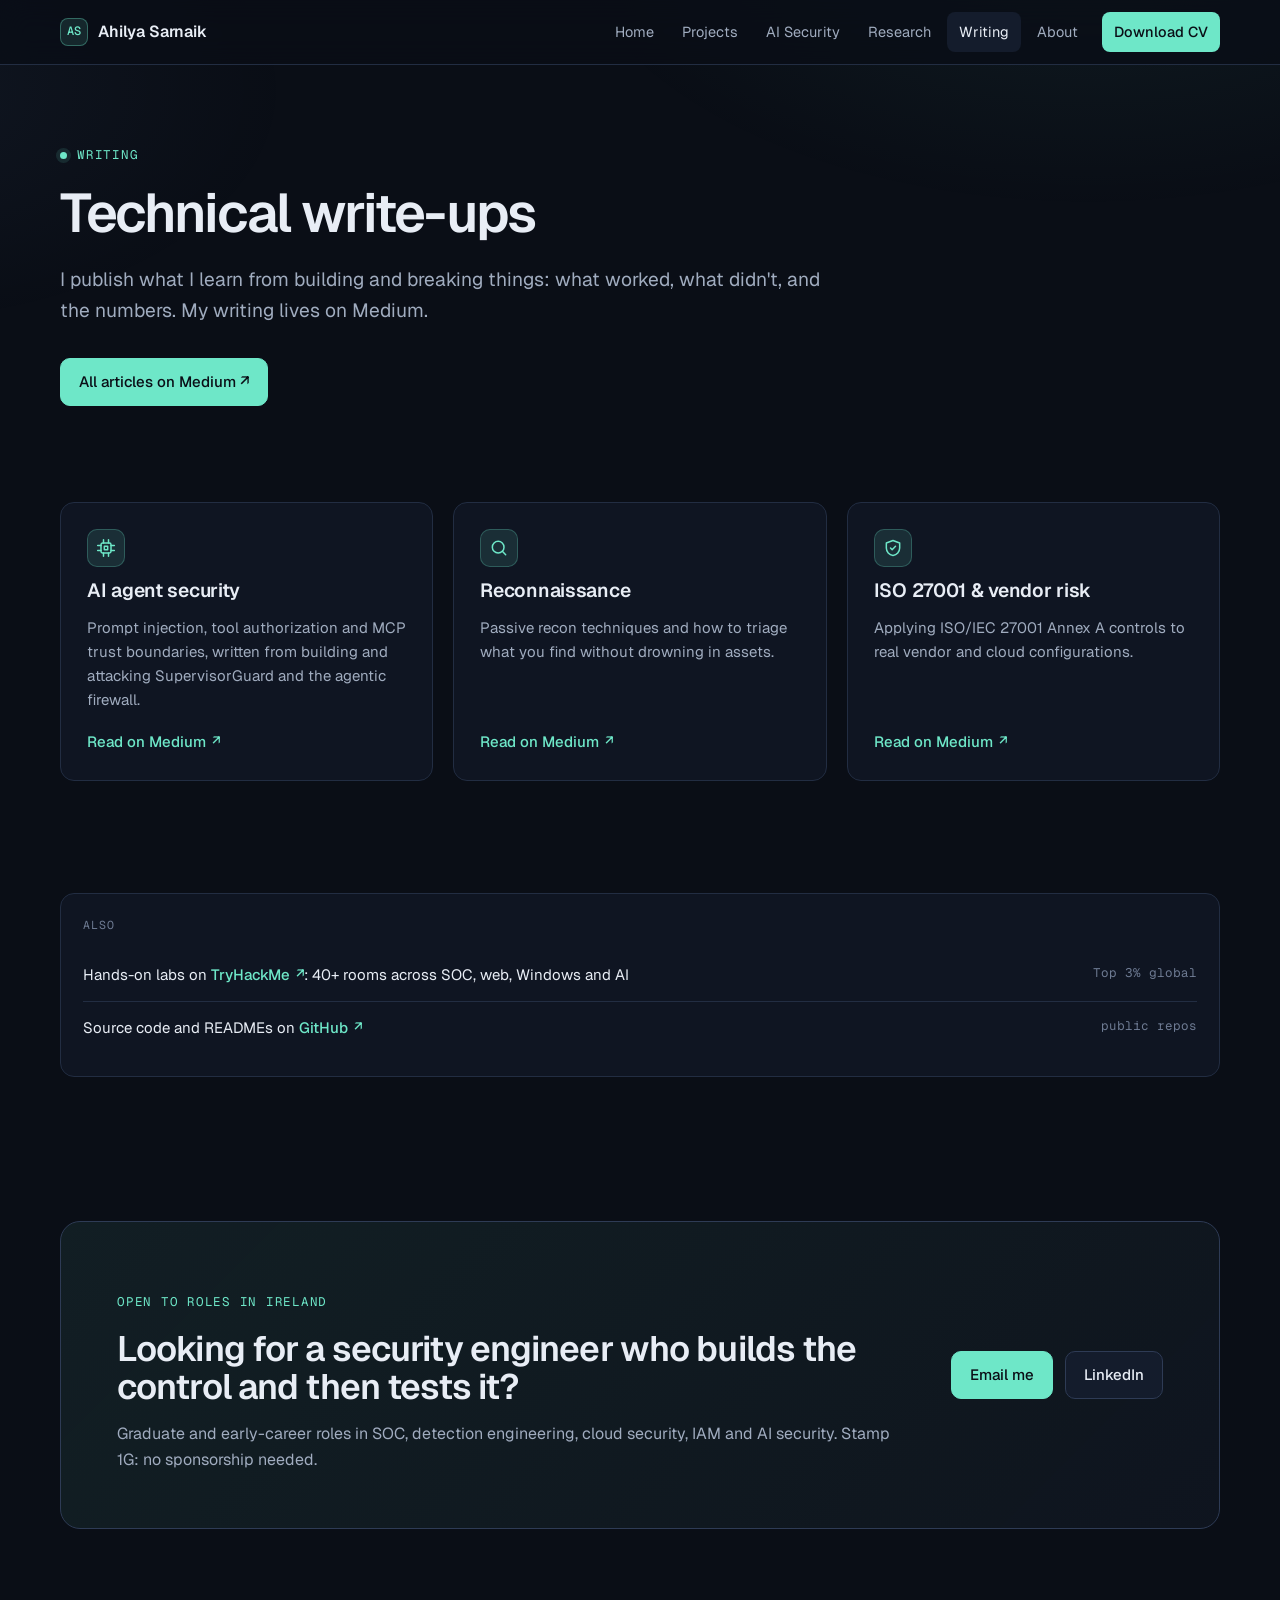
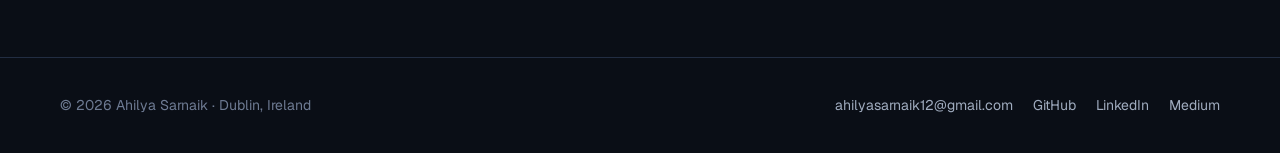
<file: articles.html>
<!doctype html>
<html lang="en">
<head>
<meta charset="utf-8">
<meta name="viewport" content="width=device-width,initial-scale=1">
<meta name="theme-color" content="#0A0E16">
<title>Writing · Ahilya Sarnaik</title>
<meta name="description" content="Technical security writing on AI agent security, reconnaissance and ISO 27001 vendor risk.">
<meta property="og:type" content="website">
<meta property="og:title" content="Writing · Ahilya Sarnaik">
<meta property="og:description" content="Technical security writing on AI agent security, reconnaissance and ISO 27001 vendor risk.">
<meta property="og:url" content="https://ahilyasanjaysarnaik.github.io/articles.html">
<link rel="canonical" href="https://ahilyasanjaysarnaik.github.io/articles.html">
<link rel="icon" href="data:image/svg+xml,%3Csvg xmlns='http://www.w3.org/2000/svg' viewBox='0 0 32 32'%3E%3Crect width='32' height='32' rx='8' fill='%230F1522'/%3E%3Ctext x='16' y='21' font-family='monospace' font-size='14' fill='%236EE7C8' text-anchor='middle'%3EAS%3C/text%3E%3C/svg%3E">
<link rel="stylesheet" href="assets/css/style.css">
</head>
<body>
<a class="skip" href="#main">Skip to content</a>
<header class="site-header"><div class="container nav-wrap">
<a class="brand" href="index.html"><span class="brand-mark">AS</span>Ahilya Sarnaik</a>
<button class="menu" type="button" aria-controls="primary-nav" aria-expanded="false">Menu</button>
<nav id="primary-nav" aria-label="Primary"><a href="index.html">Home</a><a href="projects.html">Projects</a><a href="ai-lab.html">AI Security</a><a href="research.html">Research</a><a href="articles.html" aria-current="page">Writing</a><a href="about.html">About</a><a class="nav-cv" href="resume.pdf" target="_blank" rel="noopener">Download CV</a></nav>
</div></header>
<main id="main">

<section class="page-hero"><div class="container">
<p class="eyebrow">Writing</p><h1>Technical write-ups</h1>
<p class="lead">I publish what I learn from building and breaking things: what worked, what didn't, and the numbers. My writing lives on Medium.</p>
<div class="actions"><a class="btn primary" href="https://medium.com/@ahilya_Cyber" target="_blank" rel="noopener">All articles on Medium ↗</a></div>
</div></section>
<section class="section tight"><div class="container"><div class="grid three"><article class="card reveal"><div class="icon"><svg viewBox="0 0 24 24" fill="none" stroke="currentColor" stroke-width="1.8" stroke-linecap="round" stroke-linejoin="round"><rect x="6" y="6" width="12" height="12" rx="2"/><path d="M10 10h4v4h-4zM9 2v4M15 2v4M9 18v4M15 18v4M2 9h4M2 15h4M18 9h4M18 15h4"/></svg></div><h3>AI agent security</h3><p>Prompt injection, tool authorization and MCP trust boundaries, written from building and attacking SupervisorGuard and the agentic firewall.</p><a class="text-link external" href="https://medium.com/@ahilya_Cyber" target="_blank" rel="noopener">Read on Medium</a></article><article class="card reveal"><div class="icon"><svg viewBox="0 0 24 24" fill="none" stroke="currentColor" stroke-width="1.8" stroke-linecap="round"><circle cx="11" cy="11" r="7"/><path d="M20 20l-4-4"/></svg></div><h3>Reconnaissance</h3><p>Passive recon techniques and how to triage what you find without drowning in assets.</p><a class="text-link external" href="https://medium.com/@ahilya_Cyber" target="_blank" rel="noopener">Read on Medium</a></article><article class="card reveal"><div class="icon"><svg viewBox="0 0 24 24" fill="none" stroke="currentColor" stroke-width="1.8" stroke-linecap="round" stroke-linejoin="round"><path d="M12 3l8 3v6c0 4.5-3.4 8.3-8 9-4.6-.7-8-4.5-8-9V6z"/><path d="M9 12l2 2 4-4"/></svg></div><h3>ISO 27001 & vendor risk</h3><p>Applying ISO/IEC 27001 Annex A controls to real vendor and cloud configurations.</p><a class="text-link external" href="https://medium.com/@ahilya_Cyber" target="_blank" rel="noopener">Read on Medium</a></article></div></div></section>
<section class="section tight"><div class="container"><div class="panel reveal"><div class="panel-label"><span>Also</span></div><ul class="list-plain">
<li><span>Hands-on labs on <a class="text-link external" href="https://tryhackme.com/p/Clover.Code" target="_blank" rel="noopener">TryHackMe</a>: 40+ rooms across SOC, web, Windows and AI</span><span>Top 3% global</span></li>
<li><span>Source code and READMEs on <a class="text-link external" href="https://github.com/AhilyaSanjaySarnaik" target="_blank" rel="noopener">GitHub</a></span><span>public repos</span></li>
</ul></div></div></section>
<section class="section"><div class="container"><div class="callout reveal">
<div><p class="kicker">Open to roles in Ireland</p><h2>Looking for a security engineer who builds the control and then tests it?</h2>
<p class="muted">Graduate and early-career roles in SOC, detection engineering, cloud security, IAM and AI security. Stamp 1G: no sponsorship needed.</p></div>
<div class="actions"><a class="btn primary" href="mailto:ahilyasarnaik12@gmail.com">Email me</a><a class="btn secondary" href="https://www.linkedin.com/in/ahilyacyber/" target="_blank" rel="noopener">LinkedIn</a></div>
</div></div></section>
</main>
<footer class="footer"><div class="container">
<span>© 2026 Ahilya Sarnaik · Dublin, Ireland</span>
<nav aria-label="Elsewhere"><a href="mailto:ahilyasarnaik12@gmail.com">ahilyasarnaik12@gmail.com</a><a href="https://github.com/AhilyaSanjaySarnaik" target="_blank" rel="noopener">GitHub</a><a href="https://www.linkedin.com/in/ahilyacyber/" target="_blank" rel="noopener">LinkedIn</a><a href="https://medium.com/@ahilya_Cyber" target="_blank" rel="noopener">Medium</a></nav>
</div></footer>
<script src="assets/js/main.js" defer></script>
</body>
</html>
</file>
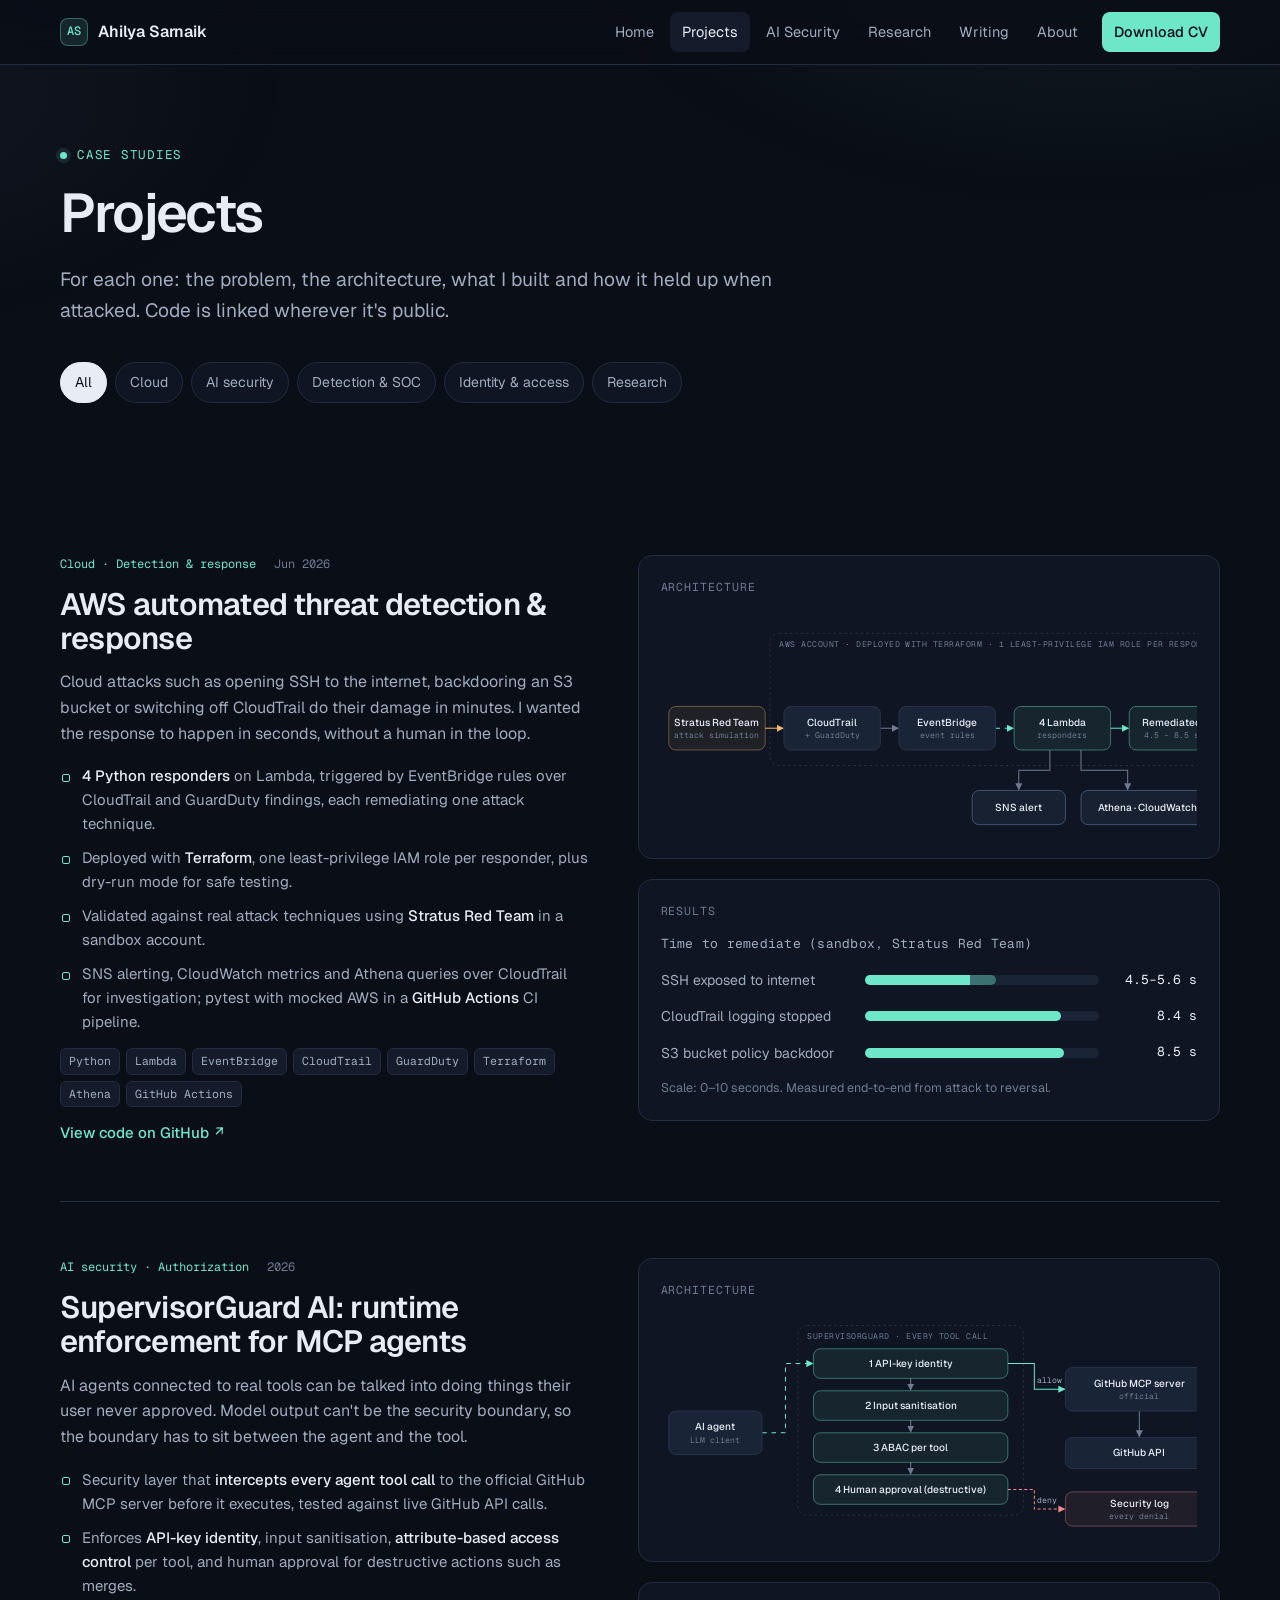
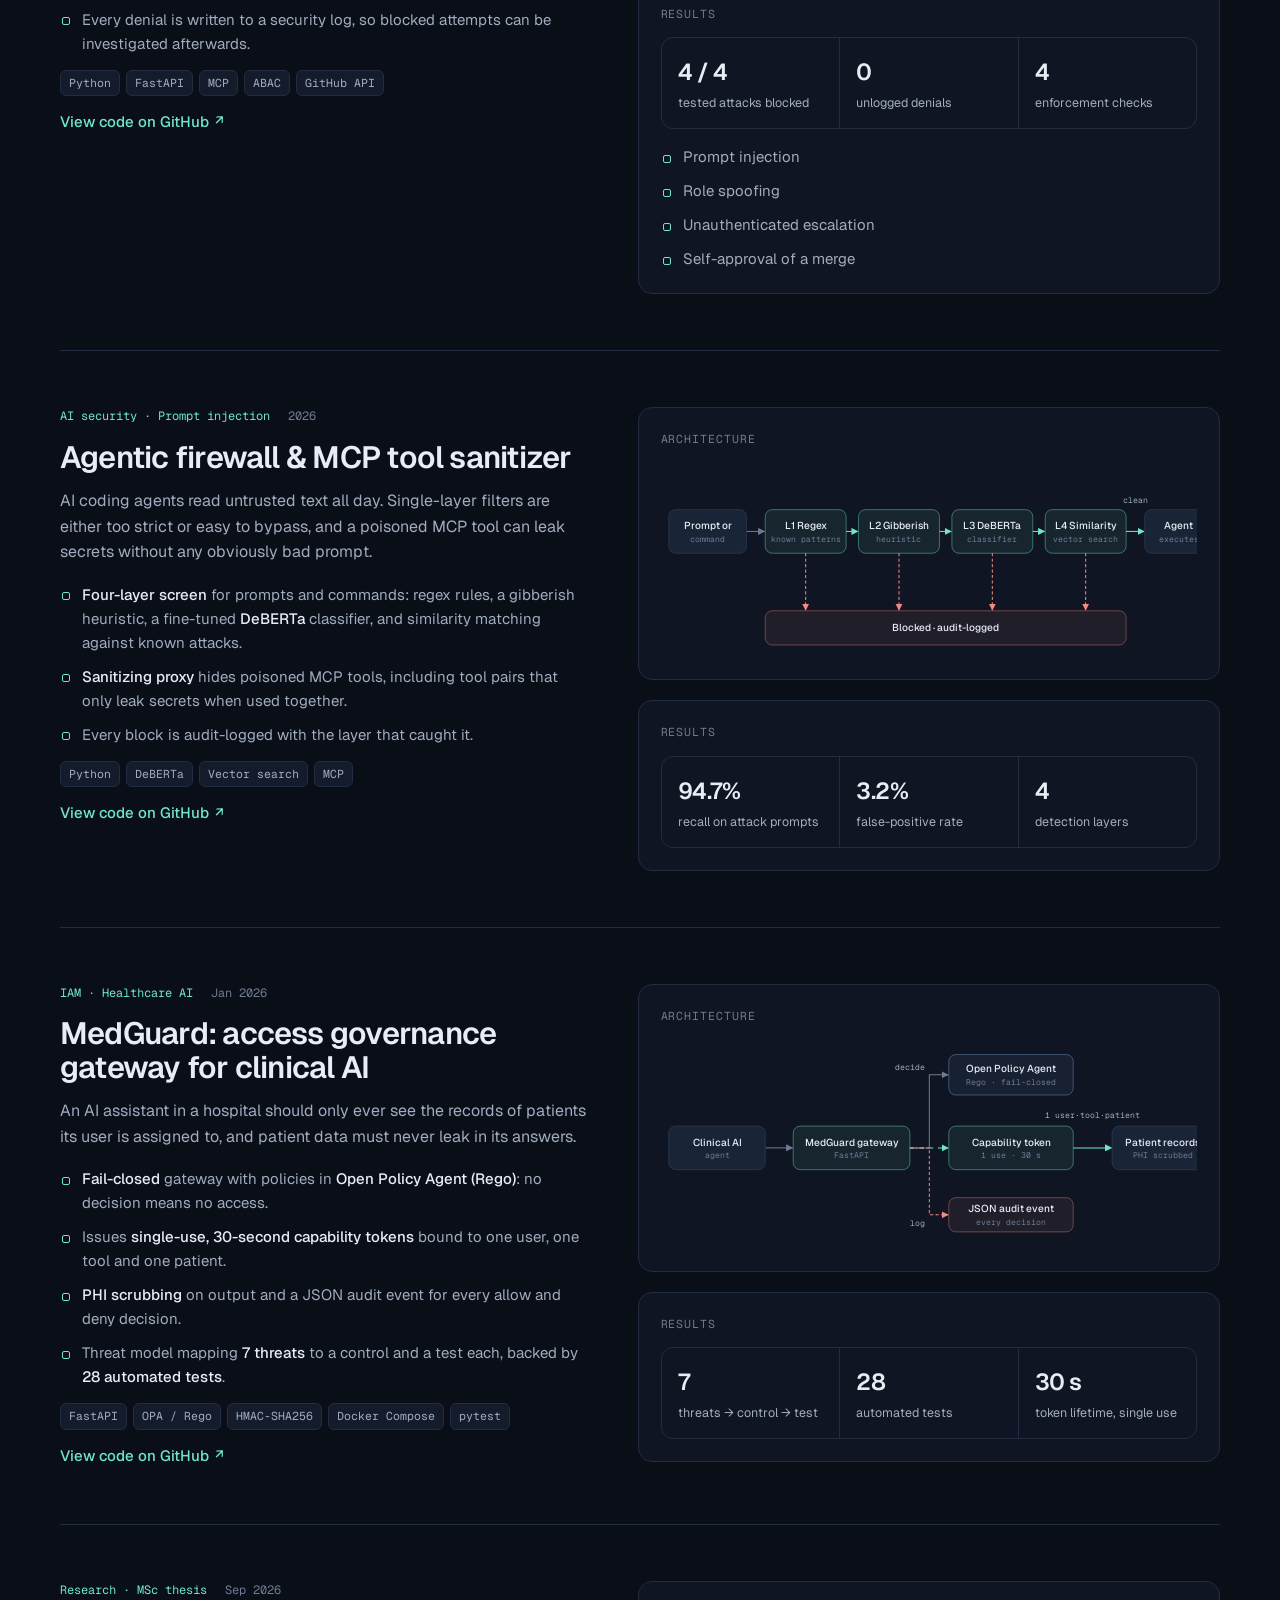
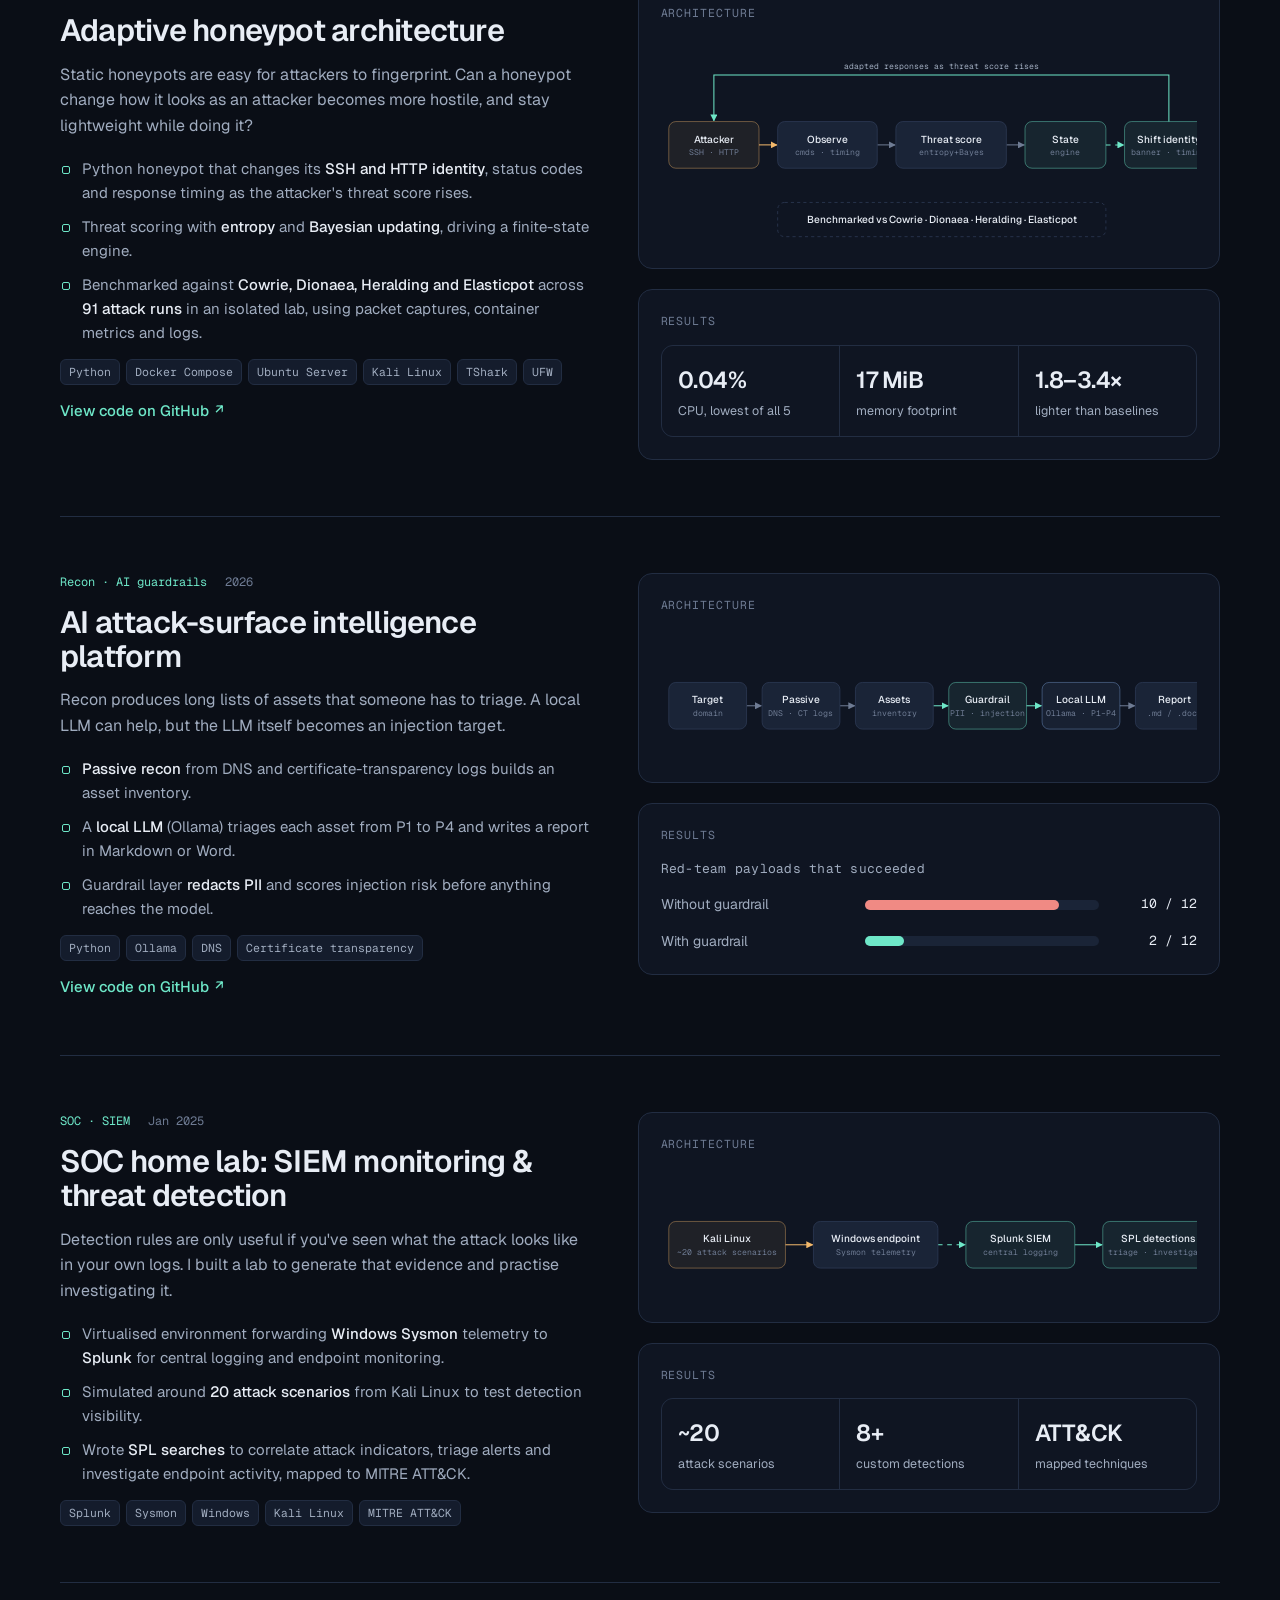
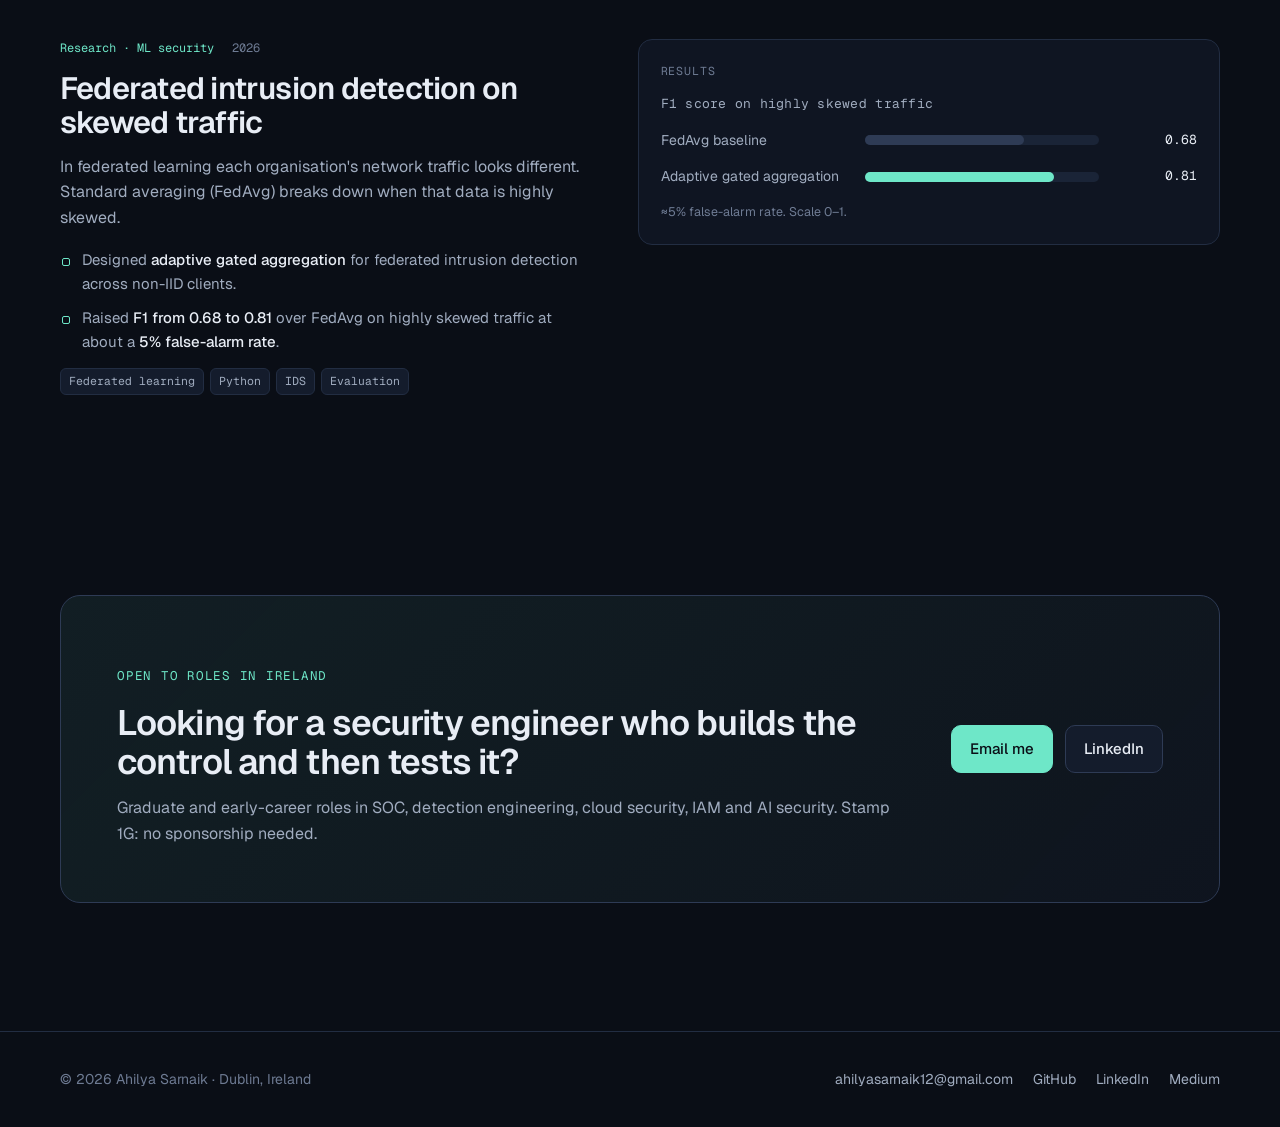
<file: projects.html>
<!doctype html>
<html lang="en">
<head>
<meta charset="utf-8">
<meta name="viewport" content="width=device-width,initial-scale=1">
<meta name="theme-color" content="#0A0E16">
<title>Projects · Ahilya Sarnaik</title>
<meta name="description" content="Security case studies: AWS automated response, MCP agent guardrails, prompt-injection firewall, OPA access gateway, adaptive honeypot, SOC lab.">
<meta property="og:type" content="website">
<meta property="og:title" content="Projects · Ahilya Sarnaik">
<meta property="og:description" content="Security case studies: AWS automated response, MCP agent guardrails, prompt-injection firewall, OPA access gateway, adaptive honeypot, SOC lab.">
<meta property="og:url" content="https://ahilyasanjaysarnaik.github.io/projects.html">
<link rel="canonical" href="https://ahilyasanjaysarnaik.github.io/projects.html">
<link rel="icon" href="data:image/svg+xml,%3Csvg xmlns='http://www.w3.org/2000/svg' viewBox='0 0 32 32'%3E%3Crect width='32' height='32' rx='8' fill='%230F1522'/%3E%3Ctext x='16' y='21' font-family='monospace' font-size='14' fill='%236EE7C8' text-anchor='middle'%3EAS%3C/text%3E%3C/svg%3E">
<link rel="stylesheet" href="assets/css/style.css">
</head>
<body>
<a class="skip" href="#main">Skip to content</a>
<header class="site-header"><div class="container nav-wrap">
<a class="brand" href="index.html"><span class="brand-mark">AS</span>Ahilya Sarnaik</a>
<button class="menu" type="button" aria-controls="primary-nav" aria-expanded="false">Menu</button>
<nav id="primary-nav" aria-label="Primary"><a href="index.html">Home</a><a href="projects.html" aria-current="page">Projects</a><a href="ai-lab.html">AI Security</a><a href="research.html">Research</a><a href="articles.html">Writing</a><a href="about.html">About</a><a class="nav-cv" href="resume.pdf" target="_blank" rel="noopener">Download CV</a></nav>
</div></header>
<main id="main">

<section class="page-hero"><div class="container">
<p class="eyebrow">Case studies</p><h1>Projects</h1>
<p class="lead">For each one: the problem, the architecture, what I built and how it held up when attacked. Code is linked wherever it's public.</p>
<div class="filters" role="group" aria-label="Filter projects"><button class="filter" type="button" data-cat="all" aria-pressed="true">All</button><button class="filter" type="button" data-cat="cloud" aria-pressed="false">Cloud</button><button class="filter" type="button" data-cat="ai" aria-pressed="false">AI security</button><button class="filter" type="button" data-cat="detection" aria-pressed="false">Detection & SOC</button><button class="filter" type="button" data-cat="iam" aria-pressed="false">Identity & access</button><button class="filter" type="button" data-cat="research" aria-pressed="false">Research</button></div>
</div></section>
<section class="section tight"><div class="container"><article class="case" id="aws-detection-response" data-cat="cloud detection">
<div class="case-head">
<div class="case-meta"><span class="cat">Cloud · Detection &amp; response</span><span>Jun 2026</span></div>
<h2>AWS automated threat detection &amp; response</h2>
<p class="problem">Cloud attacks such as opening SSH to the internet, backdooring an S3 bucket or switching off CloudTrail do their damage in minutes. I wanted the response to happen in seconds, without a human in the loop.</p>
<ul><li><strong>4 Python responders</strong> on Lambda, triggered by EventBridge rules over CloudTrail and GuardDuty findings, each remediating one attack technique.</li><li>Deployed with <strong>Terraform</strong>, one least-privilege IAM role per responder, plus dry-run mode for safe testing.</li><li>Validated against real attack techniques using <strong>Stratus Red Team</strong> in a sandbox account.</li><li>SNS alerting, CloudWatch metrics and Athena queries over CloudTrail for investigation; pytest with mocked AWS in a <strong>GitHub Actions</strong> CI pipeline.</li></ul>
<div class="tags"><span class="tag">Python</span><span class="tag">Lambda</span><span class="tag">EventBridge</span><span class="tag">CloudTrail</span><span class="tag">GuardDuty</span><span class="tag">Terraform</span><span class="tag">Athena</span><span class="tag">GitHub Actions</span></div>
<a class="text-link external" href="https://github.com/AhilyaSanjaySarnaik/aws-detection-response" target="_blank" rel="noopener">View code on GitHub</a>
</div>
<div class="case-visual"><div class="panel"><div class="panel-label"><span>Architecture</span></div><div class="diagram-wrap"><svg class="diagram" viewBox="0 0 720 290" role="img" aria-labelledby="aws-detection-response-d-t" xmlns="http://www.w3.org/2000/svg"><title id="aws-detection-response-d-t">AWS detection and response pipeline: attack events flow from CloudTrail and GuardDuty through EventBridge to four Lambda responders that remediate and alert</title><defs><marker id="aws-detection-response-d-n" viewBox="0 0 10 10" refX="9" refY="5" markerWidth="7" markerHeight="7" orient="auto-start-reverse"><path d="M0 0L10 5L0 10z" fill="var(--faint)"/></marker><marker id="aws-detection-response-d-a" viewBox="0 0 10 10" refX="9" refY="5" markerWidth="7" markerHeight="7" orient="auto-start-reverse"><path d="M0 0L10 5L0 10z" fill="var(--accent)"/></marker><marker id="aws-detection-response-d-d" viewBox="0 0 10 10" refX="9" refY="5" markerWidth="7" markerHeight="7" orient="auto-start-reverse"><path d="M0 0L10 5L0 10z" fill="var(--deny)"/></marker><marker id="aws-detection-response-d-w" viewBox="0 0 10 10" refX="9" refY="5" markerWidth="7" markerHeight="7" orient="auto-start-reverse"><path d="M0 0L10 5L0 10z" fill="var(--warn)"/></marker></defs><rect class="dg-group" x="140" y="30" width="580" height="170" rx="12"/><text class="dg-glabel" x="152" y="48">AWS account · deployed with Terraform · 1 least-privilege IAM role per responder</text><path class="dg-edge warn" d="M134 152.0H157" marker-end="url(#aws-detection-response-d-w)"/><path class="dg-edge" d="M282 152.0H305" marker-end="url(#aws-detection-response-d-n)"/><path class="dg-edge accent dg-flow" d="M430 152.0H453" marker-end="url(#aws-detection-response-d-a)"/><path class="dg-edge accent" d="M578 152.0H601" marker-end="url(#aws-detection-response-d-a)"/><path class="dg-edge" d="M500 180V206.0H460.0V231" marker-end="url(#aws-detection-response-d-n)"/><path class="dg-edge" d="M540 180V206.0H600V231" marker-end="url(#aws-detection-response-d-n)"/><g class="dg-node warn"><rect x="10" y="124" width="124" height="56" rx="9"/><text class="dg-label" x="72.0" y="149.0" text-anchor="middle">Stratus Red Team</text><text class="dg-sub" x="72.0" y="165.0" text-anchor="middle">attack simulation</text></g><g class="dg-node "><rect x="158" y="124" width="124" height="56" rx="9"/><text class="dg-label" x="220.0" y="149.0" text-anchor="middle">CloudTrail</text><text class="dg-sub" x="220.0" y="165.0" text-anchor="middle">+ GuardDuty</text></g><g class="dg-node "><rect x="306" y="124" width="124" height="56" rx="9"/><text class="dg-label" x="368.0" y="149.0" text-anchor="middle">EventBridge</text><text class="dg-sub" x="368.0" y="165.0" text-anchor="middle">event rules</text></g><g class="dg-node accent"><rect x="454" y="124" width="124" height="56" rx="9"/><text class="dg-label" x="516.0" y="149.0" text-anchor="middle">4 Lambda</text><text class="dg-sub" x="516.0" y="165.0" text-anchor="middle">responders</text></g><g class="dg-node accent"><rect x="602" y="124" width="108" height="56" rx="9"/><text class="dg-label" x="656.0" y="149.0" text-anchor="middle">Remediated</text><text class="dg-sub" x="656.0" y="165.0" text-anchor="middle">4.5 – 8.5 s</text></g><g class="dg-node info"><rect x="400" y="232" width="120" height="44" rx="9"/><text class="dg-label" x="460.0" y="258.5" text-anchor="middle">SNS alert</text></g><g class="dg-node info"><rect x="540" y="232" width="170" height="44" rx="9"/><text class="dg-label" x="625.0" y="258.5" text-anchor="middle">Athena · CloudWatch</text></g></svg></div></div><div class="panel"><div class="panel-label"><span>Results</span></div><div class="chart"><div class="chart-title">Time to remediate (sandbox, Stratus Red Team)</div><div class="bar-row"><span class="bl">SSH exposed to internet</span><div class="bar-track"><div class="bar-fill range" data-w="56%" style="--lo:80%"></div></div><span class="bv">4.5–5.6 s</span></div><div class="bar-row"><span class="bl">CloudTrail logging stopped</span><div class="bar-track"><div class="bar-fill " data-w="84%"></div></div><span class="bv">8.4 s</span></div><div class="bar-row"><span class="bl">S3 bucket policy backdoor</span><div class="bar-track"><div class="bar-fill " data-w="85%"></div></div><span class="bv">8.5 s</span></div><div class="chart-note">Scale: 0–10 seconds. Measured end-to-end from attack to reversal.</div></div></div></div>
</article><article class="case" id="supervisorguard" data-cat="ai">
<div class="case-head">
<div class="case-meta"><span class="cat">AI security · Authorization</span><span>2026</span></div>
<h2>SupervisorGuard AI: runtime enforcement for MCP agents</h2>
<p class="problem">AI agents connected to real tools can be talked into doing things their user never approved. Model output can&#x27;t be the security boundary, so the boundary has to sit between the agent and the tool.</p>
<ul><li>Security layer that <strong>intercepts every agent tool call</strong> to the official GitHub MCP server before it executes, tested against live GitHub API calls.</li><li>Enforces <strong>API-key identity</strong>, input sanitisation, <strong>attribute-based access control</strong> per tool, and human approval for destructive actions such as merges.</li><li>Every denial is written to a security log, so blocked attempts can be investigated afterwards.</li></ul>
<div class="tags"><span class="tag">Python</span><span class="tag">FastAPI</span><span class="tag">MCP</span><span class="tag">ABAC</span><span class="tag">GitHub API</span></div>
<a class="text-link external" href="https://github.com/AhilyaSanjaySarnaik/supervisor-ai-chatbot" target="_blank" rel="noopener">View code on GitHub</a>
</div>
<div class="case-visual"><div class="panel"><div class="panel-label"><span>Architecture</span></div><div class="diagram-wrap"><svg class="diagram" viewBox="0 0 720 290" role="img" aria-labelledby="supervisorguard-d-t" xmlns="http://www.w3.org/2000/svg"><title id="supervisorguard-d-t">SupervisorGuard intercepts every agent tool call, applies four checks, then either forwards to the GitHub MCP server or logs a denial</title><defs><marker id="supervisorguard-d-n" viewBox="0 0 10 10" refX="9" refY="5" markerWidth="7" markerHeight="7" orient="auto-start-reverse"><path d="M0 0L10 5L0 10z" fill="var(--faint)"/></marker><marker id="supervisorguard-d-a" viewBox="0 0 10 10" refX="9" refY="5" markerWidth="7" markerHeight="7" orient="auto-start-reverse"><path d="M0 0L10 5L0 10z" fill="var(--accent)"/></marker><marker id="supervisorguard-d-d" viewBox="0 0 10 10" refX="9" refY="5" markerWidth="7" markerHeight="7" orient="auto-start-reverse"><path d="M0 0L10 5L0 10z" fill="var(--deny)"/></marker><marker id="supervisorguard-d-w" viewBox="0 0 10 10" refX="9" refY="5" markerWidth="7" markerHeight="7" orient="auto-start-reverse"><path d="M0 0L10 5L0 10z" fill="var(--warn)"/></marker></defs><rect class="dg-group" x="176" y="16" width="290" height="244" rx="12"/><text class="dg-glabel" x="188" y="34">SupervisorGuard · every tool call</text><path class="dg-edge accent dg-flow" d="M130 154H160V65H195" marker-end="url(#supervisorguard-d-a)"/><path class="dg-edge" d="M321 84V99" marker-end="url(#supervisorguard-d-n)"/><path class="dg-edge" d="M321 138V153" marker-end="url(#supervisorguard-d-n)"/><path class="dg-edge" d="M321 192V207" marker-end="url(#supervisorguard-d-n)"/><path class="dg-edge accent" d="M446 65H480V98H519" marker-end="url(#supervisorguard-d-a)"/><text class="dg-elabel" x="484" y="90" text-anchor="start">allow</text><path class="dg-edge" d="M615.0 126V159" marker-end="url(#supervisorguard-d-n)"/><path class="dg-edge deny" d="M446 227H480V252H519" marker-end="url(#supervisorguard-d-d)"/><text class="dg-elabel" x="484" y="244" text-anchor="start">deny</text><g class="dg-node "><rect x="10" y="126" width="120" height="56" rx="9"/><text class="dg-label" x="70.0" y="151.0" text-anchor="middle">AI agent</text><text class="dg-sub" x="70.0" y="167.0" text-anchor="middle">LLM client</text></g><g class="dg-node accent"><rect x="196" y="46" width="250" height="38" rx="9"/><text class="dg-label" x="321.0" y="69.5" text-anchor="middle">1  API-key identity</text></g><g class="dg-node accent"><rect x="196" y="100" width="250" height="38" rx="9"/><text class="dg-label" x="321.0" y="123.5" text-anchor="middle">2  Input sanitisation</text></g><g class="dg-node accent"><rect x="196" y="154" width="250" height="38" rx="9"/><text class="dg-label" x="321.0" y="177.5" text-anchor="middle">3  ABAC per tool</text></g><g class="dg-node accent"><rect x="196" y="208" width="250" height="38" rx="9"/><text class="dg-label" x="321.0" y="231.5" text-anchor="middle">4  Human approval (destructive)</text></g><g class="dg-node "><rect x="520" y="70" width="190" height="56" rx="9"/><text class="dg-label" x="615.0" y="95.0" text-anchor="middle">GitHub MCP server</text><text class="dg-sub" x="615.0" y="111.0" text-anchor="middle">official</text></g><g class="dg-node "><rect x="520" y="160" width="190" height="40" rx="9"/><text class="dg-label" x="615.0" y="184.5" text-anchor="middle">GitHub API</text></g><g class="dg-node deny"><rect x="520" y="230" width="190" height="44" rx="9"/><text class="dg-label" x="615.0" y="249.0" text-anchor="middle">Security log</text><text class="dg-sub" x="615.0" y="265.0" text-anchor="middle">every denial</text></g></svg></div></div><div class="panel"><div class="panel-label"><span>Results</span></div><div class="stat-grid"><div><div class="v">4 / 4</div><div class="k">tested attacks blocked</div></div><div><div class="v">0</div><div class="k">unlogged denials</div></div><div><div class="v">4</div><div class="k">enforcement checks</div></div></div><ul style="margin-top:16px"><li>Prompt injection</li><li>Role spoofing</li><li>Unauthenticated escalation</li><li>Self-approval of a merge</li></ul></div></div>
</article><article class="case" id="agentic-firewall" data-cat="ai">
<div class="case-head">
<div class="case-meta"><span class="cat">AI security · Prompt injection</span><span>2026</span></div>
<h2>Agentic firewall &amp; MCP tool sanitizer</h2>
<p class="problem">AI coding agents read untrusted text all day. Single-layer filters are either too strict or easy to bypass, and a poisoned MCP tool can leak secrets without any obviously bad prompt.</p>
<ul><li><strong>Four-layer screen</strong> for prompts and commands: regex rules, a gibberish heuristic, a fine-tuned <strong>DeBERTa</strong> classifier, and similarity matching against known attacks.</li><li><strong>Sanitizing proxy</strong> hides poisoned MCP tools, including tool pairs that only leak secrets when used together.</li><li>Every block is audit-logged with the layer that caught it.</li></ul>
<div class="tags"><span class="tag">Python</span><span class="tag">DeBERTa</span><span class="tag">Vector search</span><span class="tag">MCP</span></div>
<a class="text-link external" href="https://github.com/AhilyaSanjaySarnaik/Sanitization_tool" target="_blank" rel="noopener">View code on GitHub</a>
</div>
<div class="case-visual"><div class="panel"><div class="panel-label"><span>Architecture</span></div><div class="diagram-wrap"><svg class="diagram" viewBox="0 0 720 250" role="img" aria-labelledby="agentic-firewall-d-t" xmlns="http://www.w3.org/2000/svg"><title id="agentic-firewall-d-t">Four-layer agentic firewall: regex, gibberish heuristic, DeBERTa classifier and similarity search; any layer can block and log the input</title><defs><marker id="agentic-firewall-d-n" viewBox="0 0 10 10" refX="9" refY="5" markerWidth="7" markerHeight="7" orient="auto-start-reverse"><path d="M0 0L10 5L0 10z" fill="var(--faint)"/></marker><marker id="agentic-firewall-d-a" viewBox="0 0 10 10" refX="9" refY="5" markerWidth="7" markerHeight="7" orient="auto-start-reverse"><path d="M0 0L10 5L0 10z" fill="var(--accent)"/></marker><marker id="agentic-firewall-d-d" viewBox="0 0 10 10" refX="9" refY="5" markerWidth="7" markerHeight="7" orient="auto-start-reverse"><path d="M0 0L10 5L0 10z" fill="var(--deny)"/></marker><marker id="agentic-firewall-d-w" viewBox="0 0 10 10" refX="9" refY="5" markerWidth="7" markerHeight="7" orient="auto-start-reverse"><path d="M0 0L10 5L0 10z" fill="var(--warn)"/></marker></defs><path class="dg-edge" d="M110 88.0H133" marker-end="url(#agentic-firewall-d-n)"/><path class="dg-edge accent" d="M238 88.0H253" marker-end="url(#agentic-firewall-d-a)"/><path class="dg-edge accent" d="M358 88.0H373" marker-end="url(#agentic-firewall-d-a)"/><path class="dg-edge accent" d="M478 88.0H493" marker-end="url(#agentic-firewall-d-a)"/><path class="dg-edge accent" d="M598 88.0H621" marker-end="url(#agentic-firewall-d-a)"/><text class="dg-elabel" x="610" y="52" text-anchor="middle">clean</text><path class="dg-edge deny" d="M186 116V189" marker-end="url(#agentic-firewall-d-d)"/><path class="dg-edge deny" d="M306 116V189" marker-end="url(#agentic-firewall-d-d)"/><path class="dg-edge deny" d="M426 116V189" marker-end="url(#agentic-firewall-d-d)"/><path class="dg-edge deny" d="M546 116V189" marker-end="url(#agentic-firewall-d-d)"/><g class="dg-node "><rect x="10" y="60" width="100" height="56" rx="9"/><text class="dg-label" x="60.0" y="85.0" text-anchor="middle">Prompt or</text><text class="dg-sub" x="60.0" y="101.0" text-anchor="middle">command</text></g><g class="dg-node accent"><rect x="134" y="60" width="104" height="56" rx="9"/><text class="dg-label" x="186.0" y="85.0" text-anchor="middle">L1 Regex</text><text class="dg-sub" x="186.0" y="101.0" text-anchor="middle">known patterns</text></g><g class="dg-node accent"><rect x="254" y="60" width="104" height="56" rx="9"/><text class="dg-label" x="306.0" y="85.0" text-anchor="middle">L2 Gibberish</text><text class="dg-sub" x="306.0" y="101.0" text-anchor="middle">heuristic</text></g><g class="dg-node accent"><rect x="374" y="60" width="104" height="56" rx="9"/><text class="dg-label" x="426.0" y="85.0" text-anchor="middle">L3 DeBERTa</text><text class="dg-sub" x="426.0" y="101.0" text-anchor="middle">classifier</text></g><g class="dg-node accent"><rect x="494" y="60" width="104" height="56" rx="9"/><text class="dg-label" x="546.0" y="85.0" text-anchor="middle">L4 Similarity</text><text class="dg-sub" x="546.0" y="101.0" text-anchor="middle">vector search</text></g><g class="dg-node "><rect x="622" y="60" width="88" height="56" rx="9"/><text class="dg-label" x="666.0" y="85.0" text-anchor="middle">Agent</text><text class="dg-sub" x="666.0" y="101.0" text-anchor="middle">executes</text></g><g class="dg-node deny"><rect x="134" y="190" width="464" height="44" rx="9"/><text class="dg-label" x="366.0" y="216.5" text-anchor="middle">Blocked  ·  audit-logged</text></g></svg></div></div><div class="panel"><div class="panel-label"><span>Results</span></div><div class="stat-grid"><div><div class="v">94.7%</div><div class="k">recall on attack prompts</div></div><div><div class="v">3.2%</div><div class="k">false-positive rate</div></div><div><div class="v">4</div><div class="k">detection layers</div></div></div></div></div>
</article><article class="case" id="medguard" data-cat="ai iam">
<div class="case-head">
<div class="case-meta"><span class="cat">IAM · Healthcare AI</span><span>Jan 2026</span></div>
<h2>MedGuard: access governance gateway for clinical AI</h2>
<p class="problem">An AI assistant in a hospital should only ever see the records of patients its user is assigned to, and patient data must never leak in its answers.</p>
<ul><li><strong>Fail-closed</strong> gateway with policies in <strong>Open Policy Agent (Rego)</strong>: no decision means no access.</li><li>Issues <strong>single-use, 30-second capability tokens</strong> bound to one user, one tool and one patient.</li><li><strong>PHI scrubbing</strong> on output and a JSON audit event for every allow and deny decision.</li><li>Threat model mapping <strong>7 threats</strong> to a control and a test each, backed by <strong>28 automated tests</strong>.</li></ul>
<div class="tags"><span class="tag">FastAPI</span><span class="tag">OPA / Rego</span><span class="tag">HMAC-SHA256</span><span class="tag">Docker Compose</span><span class="tag">pytest</span></div>
<a class="text-link external" href="https://github.com/AhilyaSanjaySarnaik/MedGuard-Agent" target="_blank" rel="noopener">View code on GitHub</a>
</div>
<div class="case-visual"><div class="panel"><div class="panel-label"><span>Architecture</span></div><div class="diagram-wrap"><svg class="diagram" viewBox="0 0 720 270" role="img" aria-labelledby="medguard-d-t" xmlns="http://www.w3.org/2000/svg"><title id="medguard-d-t">MedGuard: the gateway asks OPA for a decision, issues a single-use capability token bound to user, tool and patient, scrubs PHI and logs every decision</title><defs><marker id="medguard-d-n" viewBox="0 0 10 10" refX="9" refY="5" markerWidth="7" markerHeight="7" orient="auto-start-reverse"><path d="M0 0L10 5L0 10z" fill="var(--faint)"/></marker><marker id="medguard-d-a" viewBox="0 0 10 10" refX="9" refY="5" markerWidth="7" markerHeight="7" orient="auto-start-reverse"><path d="M0 0L10 5L0 10z" fill="var(--accent)"/></marker><marker id="medguard-d-d" viewBox="0 0 10 10" refX="9" refY="5" markerWidth="7" markerHeight="7" orient="auto-start-reverse"><path d="M0 0L10 5L0 10z" fill="var(--deny)"/></marker><marker id="medguard-d-w" viewBox="0 0 10 10" refX="9" refY="5" markerWidth="7" markerHeight="7" orient="auto-start-reverse"><path d="M0 0L10 5L0 10z" fill="var(--warn)"/></marker></defs><path class="dg-edge" d="M134 140.0H169" marker-end="url(#medguard-d-n)"/><path class="dg-edge" d="M320 140.0H345.0V46.0H369" marker-end="url(#medguard-d-n)"/><text class="dg-elabel" x="340" y="40" text-anchor="end">decide</text><path class="dg-edge accent dg-flow" d="M320 140.0H369" marker-end="url(#medguard-d-a)"/><path class="dg-edge accent" d="M530 140.0H579" marker-end="url(#medguard-d-a)"/><text class="dg-elabel" x="555" y="102" text-anchor="middle">1 user·tool·patient</text><path class="dg-edge deny" d="M320 140.0H345.0V226.0H369" marker-end="url(#medguard-d-d)"/><text class="dg-elabel" x="340" y="240" text-anchor="end">log</text><g class="dg-node "><rect x="10" y="112" width="124" height="56" rx="9"/><text class="dg-label" x="72.0" y="137.0" text-anchor="middle">Clinical AI</text><text class="dg-sub" x="72.0" y="153.0" text-anchor="middle">agent</text></g><g class="dg-node accent"><rect x="170" y="112" width="150" height="56" rx="9"/><text class="dg-label" x="245.0" y="137.0" text-anchor="middle">MedGuard gateway</text><text class="dg-sub" x="245.0" y="153.0" text-anchor="middle">FastAPI</text></g><g class="dg-node info"><rect x="370" y="20" width="160" height="52" rx="9"/><text class="dg-label" x="450.0" y="43.0" text-anchor="middle">Open Policy Agent</text><text class="dg-sub" x="450.0" y="59.0" text-anchor="middle">Rego · fail-closed</text></g><g class="dg-node accent"><rect x="370" y="112" width="160" height="56" rx="9"/><text class="dg-label" x="450.0" y="137.0" text-anchor="middle">Capability token</text><text class="dg-sub" x="450.0" y="153.0" text-anchor="middle">1 use · 30 s</text></g><g class="dg-node "><rect x="580" y="112" width="130" height="56" rx="9"/><text class="dg-label" x="645.0" y="137.0" text-anchor="middle">Patient records</text><text class="dg-sub" x="645.0" y="153.0" text-anchor="middle">PHI scrubbed</text></g><g class="dg-node deny"><rect x="370" y="204" width="160" height="44" rx="9"/><text class="dg-label" x="450.0" y="223.0" text-anchor="middle">JSON audit event</text><text class="dg-sub" x="450.0" y="239.0" text-anchor="middle">every decision</text></g></svg></div></div><div class="panel"><div class="panel-label"><span>Results</span></div><div class="stat-grid"><div><div class="v">7</div><div class="k">threats → control → test</div></div><div><div class="v">28</div><div class="k">automated tests</div></div><div><div class="v">30 s</div><div class="k">token lifetime, single use</div></div></div></div></div>
</article><article class="case" id="adaptive-honeypot" data-cat="research detection">
<div class="case-head">
<div class="case-meta"><span class="cat">Research · MSc thesis</span><span>Sep 2026</span></div>
<h2>Adaptive honeypot architecture</h2>
<p class="problem">Static honeypots are easy for attackers to fingerprint. Can a honeypot change how it looks as an attacker becomes more hostile, and stay lightweight while doing it?</p>
<ul><li>Python honeypot that changes its <strong>SSH and HTTP identity</strong>, status codes and response timing as the attacker's threat score rises.</li><li>Threat scoring with <strong>entropy</strong> and <strong>Bayesian updating</strong>, driving a finite-state engine.</li><li>Benchmarked against <strong>Cowrie, Dionaea, Heralding and Elasticpot</strong> across <strong>91 attack runs</strong> in an isolated lab, using packet captures, container metrics and logs.</li></ul>
<div class="tags"><span class="tag">Python</span><span class="tag">Docker Compose</span><span class="tag">Ubuntu Server</span><span class="tag">Kali Linux</span><span class="tag">TShark</span><span class="tag">UFW</span></div>
<a class="text-link external" href="https://github.com/AhilyaSanjaySarnaik/adaptive_honeypot" target="_blank" rel="noopener">View code on GitHub</a>
</div>
<div class="case-visual"><div class="panel"><div class="panel-label"><span>Architecture</span></div><div class="diagram-wrap"><svg class="diagram" viewBox="0 0 720 270" role="img" aria-labelledby="adaptive-honeypot-d-t" xmlns="http://www.w3.org/2000/svg"><title id="adaptive-honeypot-d-t">Adaptive honeypot: attacker activity is scored with entropy and Bayesian updating, a state engine shifts the honeypot&#x27;s SSH and HTTP identity in response</title><defs><marker id="adaptive-honeypot-d-n" viewBox="0 0 10 10" refX="9" refY="5" markerWidth="7" markerHeight="7" orient="auto-start-reverse"><path d="M0 0L10 5L0 10z" fill="var(--faint)"/></marker><marker id="adaptive-honeypot-d-a" viewBox="0 0 10 10" refX="9" refY="5" markerWidth="7" markerHeight="7" orient="auto-start-reverse"><path d="M0 0L10 5L0 10z" fill="var(--accent)"/></marker><marker id="adaptive-honeypot-d-d" viewBox="0 0 10 10" refX="9" refY="5" markerWidth="7" markerHeight="7" orient="auto-start-reverse"><path d="M0 0L10 5L0 10z" fill="var(--deny)"/></marker><marker id="adaptive-honeypot-d-w" viewBox="0 0 10 10" refX="9" refY="5" markerWidth="7" markerHeight="7" orient="auto-start-reverse"><path d="M0 0L10 5L0 10z" fill="var(--warn)"/></marker></defs><path class="dg-edge warn" d="M126 140.0H149" marker-end="url(#adaptive-honeypot-d-w)"/><path class="dg-edge" d="M278 140.0H301" marker-end="url(#adaptive-honeypot-d-n)"/><path class="dg-edge" d="M444 140.0H467" marker-end="url(#adaptive-honeypot-d-n)"/><path class="dg-edge accent dg-flow" d="M572 140.0H595" marker-end="url(#adaptive-honeypot-d-a)"/><path class="dg-edge accent" d="M653 110V50H68V109" marker-end="url(#adaptive-honeypot-d-a)"/><text class="dg-elabel" x="360" y="42" text-anchor="middle">adapted responses as threat score rises</text><g class="dg-node warn"><rect x="10" y="110" width="116" height="60" rx="9"/><text class="dg-label" x="68.0" y="137.0" text-anchor="middle">Attacker</text><text class="dg-sub" x="68.0" y="153.0" text-anchor="middle">SSH · HTTP</text></g><g class="dg-node "><rect x="150" y="110" width="128" height="60" rx="9"/><text class="dg-label" x="214.0" y="137.0" text-anchor="middle">Observe</text><text class="dg-sub" x="214.0" y="153.0" text-anchor="middle">cmds · timing</text></g><g class="dg-node "><rect x="302" y="110" width="142" height="60" rx="9"/><text class="dg-label" x="373.0" y="137.0" text-anchor="middle">Threat score</text><text class="dg-sub" x="373.0" y="153.0" text-anchor="middle">entropy+Bayes</text></g><g class="dg-node accent"><rect x="468" y="110" width="104" height="60" rx="9"/><text class="dg-label" x="520.0" y="137.0" text-anchor="middle">State</text><text class="dg-sub" x="520.0" y="153.0" text-anchor="middle">engine</text></g><g class="dg-node accent"><rect x="596" y="110" width="114" height="60" rx="9"/><text class="dg-label" x="653.0" y="137.0" text-anchor="middle">Shift identity</text><text class="dg-sub" x="653.0" y="153.0" text-anchor="middle">banner · timing</text></g><g class="dg-node ghost"><rect x="150" y="214" width="422" height="44" rx="9"/><text class="dg-label" x="361.0" y="240.5" text-anchor="middle">Benchmarked vs Cowrie · Dionaea · Heralding · Elasticpot</text></g></svg></div></div><div class="panel"><div class="panel-label"><span>Results</span></div><div class="stat-grid"><div><div class="v">0.04%</div><div class="k">CPU, lowest of all 5</div></div><div><div class="v">17 MiB</div><div class="k">memory footprint</div></div><div><div class="v">1.8–3.4×</div><div class="k">lighter than baselines</div></div></div></div></div>
</article><article class="case" id="attack-surface" data-cat="ai detection">
<div class="case-head">
<div class="case-meta"><span class="cat">Recon · AI guardrails</span><span>2026</span></div>
<h2>AI attack-surface intelligence platform</h2>
<p class="problem">Recon produces long lists of assets that someone has to triage. A local LLM can help, but the LLM itself becomes an injection target.</p>
<ul><li><strong>Passive recon</strong> from DNS and certificate-transparency logs builds an asset inventory.</li><li>A <strong>local LLM</strong> (Ollama) triages each asset from P1 to P4 and writes a report in Markdown or Word.</li><li>Guardrail layer <strong>redacts PII</strong> and scores injection risk before anything reaches the model.</li></ul>
<div class="tags"><span class="tag">Python</span><span class="tag">Ollama</span><span class="tag">DNS</span><span class="tag">Certificate transparency</span></div>
<a class="text-link external" href="https://github.com/AhilyaSanjaySarnaik/AI_Passive_Reccon_Plaform" target="_blank" rel="noopener">View code on GitHub</a>
</div>
<div class="case-visual"><div class="panel"><div class="panel-label"><span>Architecture</span></div><div class="diagram-wrap"><svg class="diagram" viewBox="0 0 720 170" role="img" aria-labelledby="attack-surface-d-t" xmlns="http://www.w3.org/2000/svg"><title id="attack-surface-d-t">AI attack-surface platform: passive recon builds an asset inventory, a guardrail redacts PII and scores injection risk, a local LLM triages P1 to P4 and writes a report</title><defs><marker id="attack-surface-d-n" viewBox="0 0 10 10" refX="9" refY="5" markerWidth="7" markerHeight="7" orient="auto-start-reverse"><path d="M0 0L10 5L0 10z" fill="var(--faint)"/></marker><marker id="attack-surface-d-a" viewBox="0 0 10 10" refX="9" refY="5" markerWidth="7" markerHeight="7" orient="auto-start-reverse"><path d="M0 0L10 5L0 10z" fill="var(--accent)"/></marker><marker id="attack-surface-d-d" viewBox="0 0 10 10" refX="9" refY="5" markerWidth="7" markerHeight="7" orient="auto-start-reverse"><path d="M0 0L10 5L0 10z" fill="var(--deny)"/></marker><marker id="attack-surface-d-w" viewBox="0 0 10 10" refX="9" refY="5" markerWidth="7" markerHeight="7" orient="auto-start-reverse"><path d="M0 0L10 5L0 10z" fill="var(--warn)"/></marker></defs><path class="dg-edge" d="M110 100.0H129" marker-end="url(#attack-surface-d-n)"/><path class="dg-edge" d="M230 100.0H249" marker-end="url(#attack-surface-d-n)"/><path class="dg-edge accent" d="M350 100.0H369" marker-end="url(#attack-surface-d-a)"/><path class="dg-edge accent" d="M470 100.0H489" marker-end="url(#attack-surface-d-a)"/><path class="dg-edge" d="M590 100.0H609" marker-end="url(#attack-surface-d-n)"/><g class="dg-node "><rect x="10" y="70" width="100" height="60" rx="9"/><text class="dg-label" x="60.0" y="97.0" text-anchor="middle">Target</text><text class="dg-sub" x="60.0" y="113.0" text-anchor="middle">domain</text></g><g class="dg-node "><rect x="130" y="70" width="100" height="60" rx="9"/><text class="dg-label" x="180.0" y="97.0" text-anchor="middle">Passive</text><text class="dg-sub" x="180.0" y="113.0" text-anchor="middle">DNS · CT logs</text></g><g class="dg-node "><rect x="250" y="70" width="100" height="60" rx="9"/><text class="dg-label" x="300.0" y="97.0" text-anchor="middle">Assets</text><text class="dg-sub" x="300.0" y="113.0" text-anchor="middle">inventory</text></g><g class="dg-node accent"><rect x="370" y="70" width="100" height="60" rx="9"/><text class="dg-label" x="420.0" y="97.0" text-anchor="middle">Guardrail</text><text class="dg-sub" x="420.0" y="113.0" text-anchor="middle">PII · injection</text></g><g class="dg-node info"><rect x="490" y="70" width="100" height="60" rx="9"/><text class="dg-label" x="540.0" y="97.0" text-anchor="middle">Local LLM</text><text class="dg-sub" x="540.0" y="113.0" text-anchor="middle">Ollama · P1–P4</text></g><g class="dg-node "><rect x="610" y="70" width="100" height="60" rx="9"/><text class="dg-label" x="660.0" y="97.0" text-anchor="middle">Report</text><text class="dg-sub" x="660.0" y="113.0" text-anchor="middle">.md / .docx</text></g></svg></div></div><div class="panel"><div class="panel-label"><span>Results</span></div><div class="chart"><div class="chart-title">Red-team payloads that succeeded</div><div class="bar-row"><span class="bl">Without guardrail</span><div class="bar-track"><div class="bar-fill deny" data-w="83%"></div></div><span class="bv">10 / 12</span></div><div class="bar-row"><span class="bl">With guardrail</span><div class="bar-track"><div class="bar-fill " data-w="17%"></div></div><span class="bv">2 / 12</span></div></div></div></div>
</article><article class="case" id="soc-lab" data-cat="detection">
<div class="case-head">
<div class="case-meta"><span class="cat">SOC · SIEM</span><span>Jan 2025</span></div>
<h2>SOC home lab: SIEM monitoring &amp; threat detection</h2>
<p class="problem">Detection rules are only useful if you&#x27;ve seen what the attack looks like in your own logs. I built a lab to generate that evidence and practise investigating it.</p>
<ul><li>Virtualised environment forwarding <strong>Windows Sysmon</strong> telemetry to <strong>Splunk</strong> for central logging and endpoint monitoring.</li><li>Simulated around <strong>20 attack scenarios</strong> from Kali Linux to test detection visibility.</li><li>Wrote <strong>SPL searches</strong> to correlate attack indicators, triage alerts and investigate endpoint activity, mapped to MITRE ATT&amp;CK.</li></ul>
<div class="tags"><span class="tag">Splunk</span><span class="tag">Sysmon</span><span class="tag">Windows</span><span class="tag">Kali Linux</span><span class="tag">MITRE ATT&amp;CK</span></div>

</div>
<div class="case-visual"><div class="panel"><div class="panel-label"><span>Architecture</span></div><div class="diagram-wrap"><svg class="diagram" viewBox="0 0 720 170" role="img" aria-labelledby="soc-lab-d-t" xmlns="http://www.w3.org/2000/svg"><title id="soc-lab-d-t">SOC home lab: attacks from Kali against a Windows endpoint, Sysmon telemetry forwarded to Splunk, SPL searches for detection and triage</title><defs><marker id="soc-lab-d-n" viewBox="0 0 10 10" refX="9" refY="5" markerWidth="7" markerHeight="7" orient="auto-start-reverse"><path d="M0 0L10 5L0 10z" fill="var(--faint)"/></marker><marker id="soc-lab-d-a" viewBox="0 0 10 10" refX="9" refY="5" markerWidth="7" markerHeight="7" orient="auto-start-reverse"><path d="M0 0L10 5L0 10z" fill="var(--accent)"/></marker><marker id="soc-lab-d-d" viewBox="0 0 10 10" refX="9" refY="5" markerWidth="7" markerHeight="7" orient="auto-start-reverse"><path d="M0 0L10 5L0 10z" fill="var(--deny)"/></marker><marker id="soc-lab-d-w" viewBox="0 0 10 10" refX="9" refY="5" markerWidth="7" markerHeight="7" orient="auto-start-reverse"><path d="M0 0L10 5L0 10z" fill="var(--warn)"/></marker></defs><path class="dg-edge warn" d="M160 100.0H195" marker-end="url(#soc-lab-d-w)"/><path class="dg-edge accent dg-flow" d="M356 100.0H391" marker-end="url(#soc-lab-d-a)"/><path class="dg-edge accent" d="M532 100.0H567" marker-end="url(#soc-lab-d-a)"/><g class="dg-node warn"><rect x="10" y="70" width="150" height="60" rx="9"/><text class="dg-label" x="85.0" y="97.0" text-anchor="middle">Kali Linux</text><text class="dg-sub" x="85.0" y="113.0" text-anchor="middle">~20 attack scenarios</text></g><g class="dg-node "><rect x="196" y="70" width="160" height="60" rx="9"/><text class="dg-label" x="276.0" y="97.0" text-anchor="middle">Windows endpoint</text><text class="dg-sub" x="276.0" y="113.0" text-anchor="middle">Sysmon telemetry</text></g><g class="dg-node accent"><rect x="392" y="70" width="140" height="60" rx="9"/><text class="dg-label" x="462.0" y="97.0" text-anchor="middle">Splunk SIEM</text><text class="dg-sub" x="462.0" y="113.0" text-anchor="middle">central logging</text></g><g class="dg-node accent"><rect x="568" y="70" width="142" height="60" rx="9"/><text class="dg-label" x="639.0" y="97.0" text-anchor="middle">SPL detections</text><text class="dg-sub" x="639.0" y="113.0" text-anchor="middle">triage · investigate</text></g></svg></div></div><div class="panel"><div class="panel-label"><span>Results</span></div><div class="stat-grid"><div><div class="v">~20</div><div class="k">attack scenarios</div></div><div><div class="v">8+</div><div class="k">custom detections</div></div><div><div class="v">ATT&amp;CK</div><div class="k">mapped techniques</div></div></div></div></div>
</article><article class="case" id="federated-ids" data-cat="research">
<div class="case-head">
<div class="case-meta"><span class="cat">Research · ML security</span><span>2026</span></div>
<h2>Federated intrusion detection on skewed traffic</h2>
<p class="problem">In federated learning each organisation&#x27;s network traffic looks different. Standard averaging (FedAvg) breaks down when that data is highly skewed.</p>
<ul><li>Designed <strong>adaptive gated aggregation</strong> for federated intrusion detection across non-IID clients.</li><li>Raised <strong>F1 from 0.68 to 0.81</strong> over FedAvg on highly skewed traffic at about a <strong>5% false-alarm rate</strong>.</li></ul>
<div class="tags"><span class="tag">Federated learning</span><span class="tag">Python</span><span class="tag">IDS</span><span class="tag">Evaluation</span></div>

</div>
<div class="case-visual"><div class="panel"><div class="panel-label"><span>Results</span></div><div class="chart"><div class="chart-title">F1 score on highly skewed traffic</div><div class="bar-row"><span class="bl">FedAvg baseline</span><div class="bar-track"><div class="bar-fill muted" data-w="68%"></div></div><span class="bv">0.68</span></div><div class="bar-row"><span class="bl">Adaptive gated aggregation</span><div class="bar-track"><div class="bar-fill " data-w="81%"></div></div><span class="bv">0.81</span></div><div class="chart-note">≈5% false-alarm rate. Scale 0–1.</div></div></div></div>
</article></div></section>
<section class="section"><div class="container"><div class="callout reveal">
<div><p class="kicker">Open to roles in Ireland</p><h2>Looking for a security engineer who builds the control and then tests it?</h2>
<p class="muted">Graduate and early-career roles in SOC, detection engineering, cloud security, IAM and AI security. Stamp 1G: no sponsorship needed.</p></div>
<div class="actions"><a class="btn primary" href="mailto:ahilyasarnaik12@gmail.com">Email me</a><a class="btn secondary" href="https://www.linkedin.com/in/ahilyacyber/" target="_blank" rel="noopener">LinkedIn</a></div>
</div></div></section>
</main>
<footer class="footer"><div class="container">
<span>© 2026 Ahilya Sarnaik · Dublin, Ireland</span>
<nav aria-label="Elsewhere"><a href="mailto:ahilyasarnaik12@gmail.com">ahilyasarnaik12@gmail.com</a><a href="https://github.com/AhilyaSanjaySarnaik" target="_blank" rel="noopener">GitHub</a><a href="https://www.linkedin.com/in/ahilyacyber/" target="_blank" rel="noopener">LinkedIn</a><a href="https://medium.com/@ahilya_Cyber" target="_blank" rel="noopener">Medium</a></nav>
</div></footer>
<script src="assets/js/main.js" defer></script>
</body>
</html>
</file>
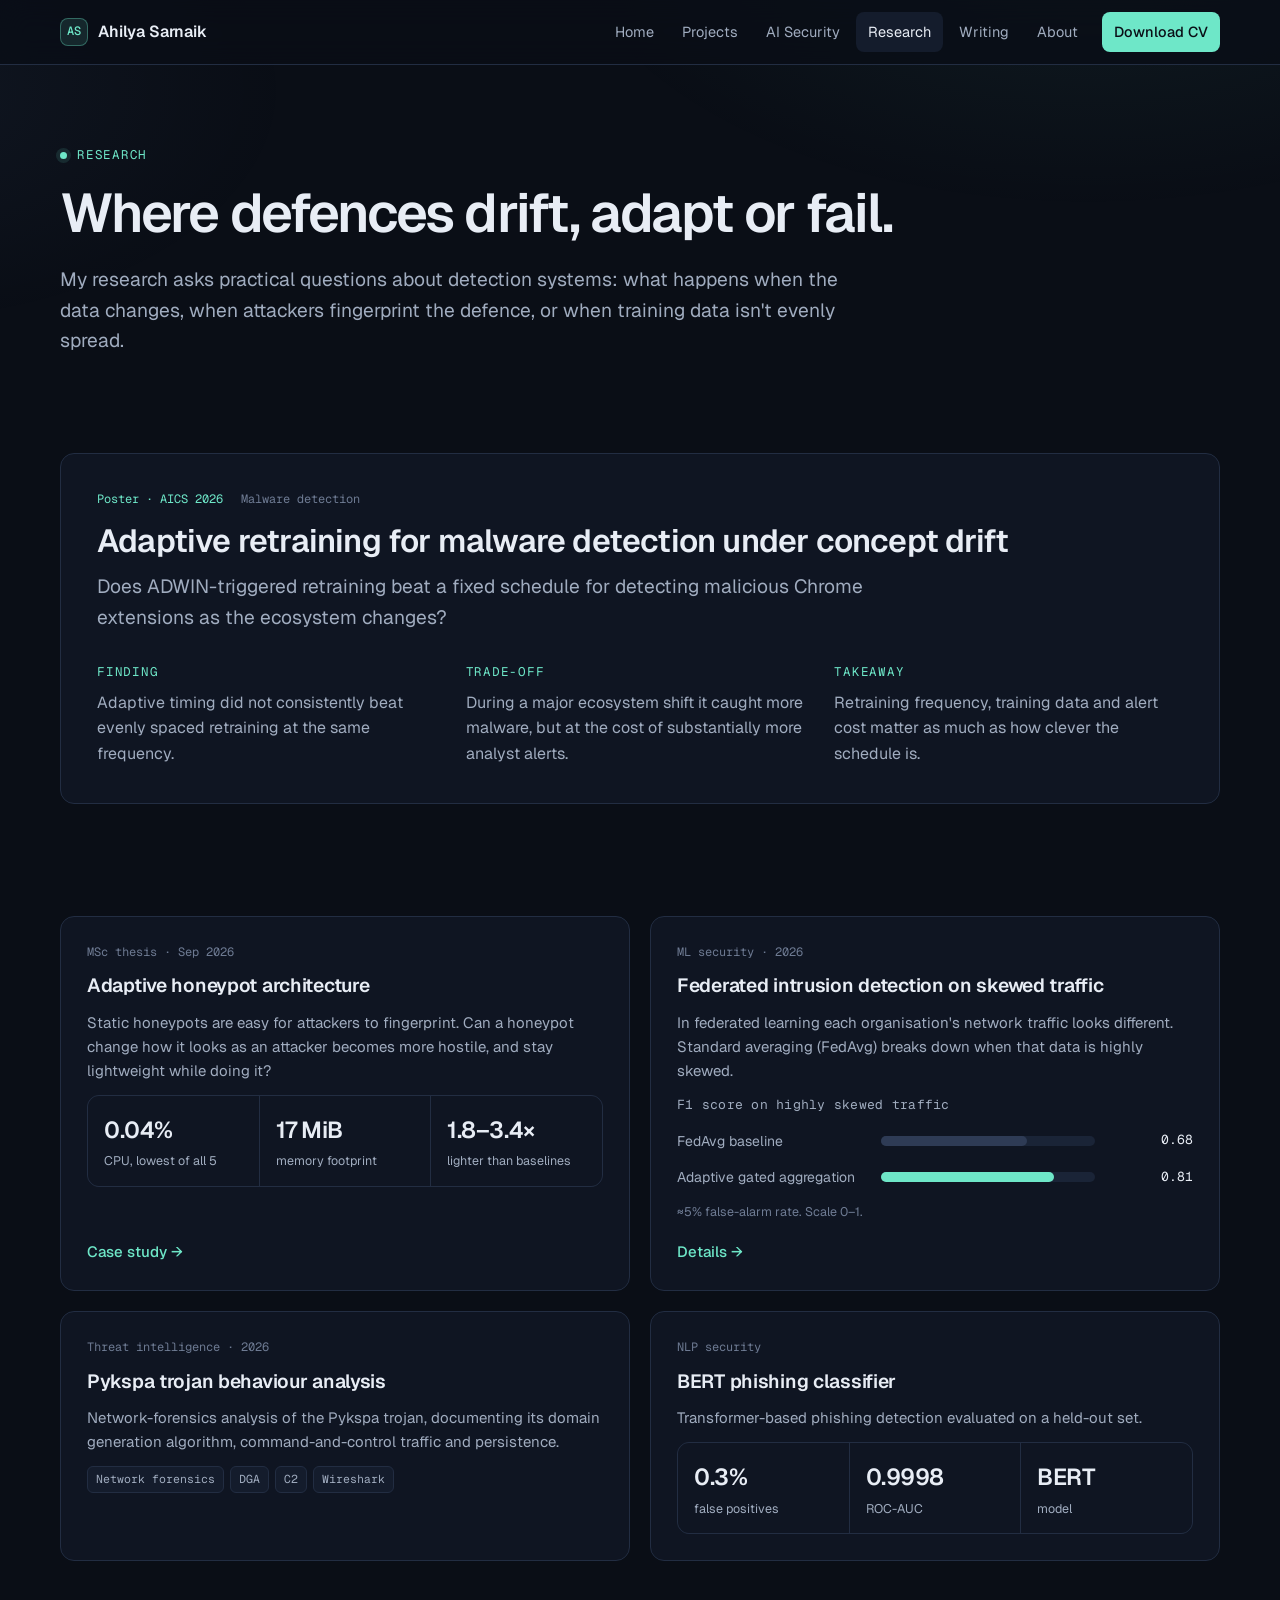
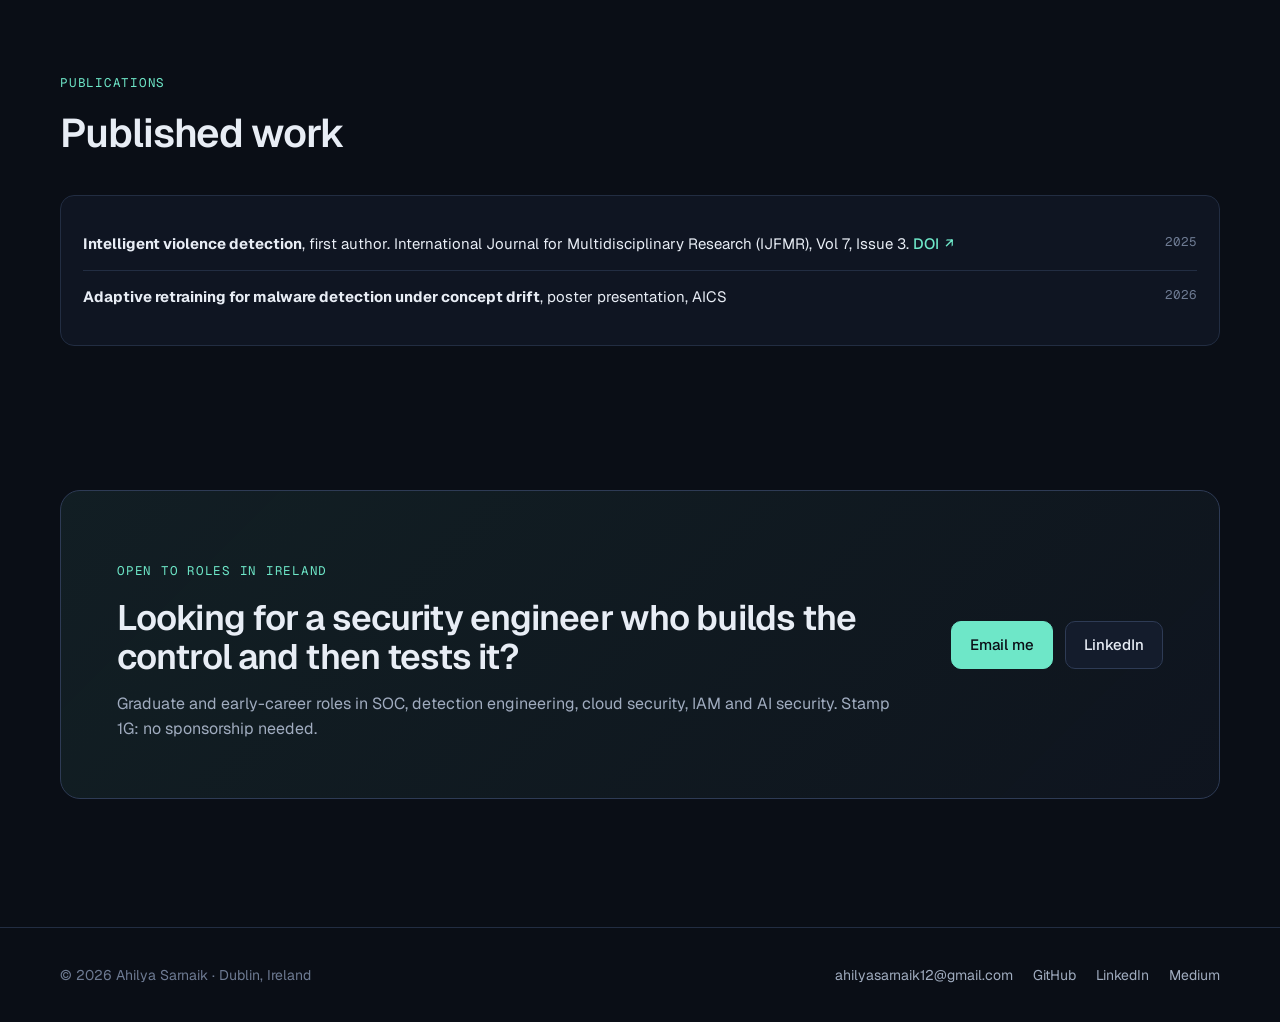
<file: research.html>
<!doctype html>
<html lang="en">
<head>
<meta charset="utf-8">
<meta name="viewport" content="width=device-width,initial-scale=1">
<meta name="theme-color" content="#0A0E16">
<title>Research · Ahilya Sarnaik</title>
<meta name="description" content="Security research: concept drift in malware detection (AICS 2026), adaptive honeypots, federated intrusion detection, Pykspa trojan analysis.">
<meta property="og:type" content="website">
<meta property="og:title" content="Research · Ahilya Sarnaik">
<meta property="og:description" content="Security research: concept drift in malware detection (AICS 2026), adaptive honeypots, federated intrusion detection, Pykspa trojan analysis.">
<meta property="og:url" content="https://ahilyasanjaysarnaik.github.io/research.html">
<link rel="canonical" href="https://ahilyasanjaysarnaik.github.io/research.html">
<link rel="icon" href="data:image/svg+xml,%3Csvg xmlns='http://www.w3.org/2000/svg' viewBox='0 0 32 32'%3E%3Crect width='32' height='32' rx='8' fill='%230F1522'/%3E%3Ctext x='16' y='21' font-family='monospace' font-size='14' fill='%236EE7C8' text-anchor='middle'%3EAS%3C/text%3E%3C/svg%3E">
<link rel="stylesheet" href="assets/css/style.css">
</head>
<body>
<a class="skip" href="#main">Skip to content</a>
<header class="site-header"><div class="container nav-wrap">
<a class="brand" href="index.html"><span class="brand-mark">AS</span>Ahilya Sarnaik</a>
<button class="menu" type="button" aria-controls="primary-nav" aria-expanded="false">Menu</button>
<nav id="primary-nav" aria-label="Primary"><a href="index.html">Home</a><a href="projects.html">Projects</a><a href="ai-lab.html">AI Security</a><a href="research.html" aria-current="page">Research</a><a href="articles.html">Writing</a><a href="about.html">About</a><a class="nav-cv" href="resume.pdf" target="_blank" rel="noopener">Download CV</a></nav>
</div></header>
<main id="main">

<section class="page-hero"><div class="container">
<p class="eyebrow">Research</p><h1>Where defences drift, adapt or fail.</h1>
<p class="lead">My research asks practical questions about detection systems: what happens when the data changes, when attackers fingerprint the defence, or when training data isn't evenly spread.</p>
</div></section>
<section class="section tight"><div class="container">
<div class="panel reveal" style="padding:36px">
<div class="case-meta" style="margin-bottom:14px"><span class="cat">Poster · AICS 2026</span><span>Malware detection</span></div>
<h2 style="font-size:clamp(1.5rem,2.6vw,2rem)">Adaptive retraining for malware detection under concept drift</h2>
<p class="lead" style="margin-top:14px">Does ADWIN-triggered retraining beat a fixed schedule for detecting malicious Chrome extensions as the ecosystem changes?</p>
<div class="grid three" style="margin-top:28px">
<div><p class="kicker" style="margin-bottom:8px">Finding</p><p class="muted">Adaptive timing did not consistently beat evenly spaced retraining at the same frequency.</p></div>
<div><p class="kicker" style="margin-bottom:8px">Trade-off</p><p class="muted">During a major ecosystem shift it caught more malware, but at the cost of substantially more analyst alerts.</p></div>
<div><p class="kicker" style="margin-bottom:8px">Takeaway</p><p class="muted">Retraining frequency, training data and alert cost matter as much as how clever the schedule is.</p></div>
</div></div>
</div></section>
<section class="section tight"><div class="container"><div class="grid">
<article class="card reveal"><div class="fc-meta">MSc thesis · Sep 2026</div><h3>Adaptive honeypot architecture</h3><p>Static honeypots are easy for attackers to fingerprint. Can a honeypot change how it looks as an attacker becomes more hostile, and stay lightweight while doing it?</p><div class="stat-grid"><div><div class="v">0.04%</div><div class="k">CPU, lowest of all 5</div></div><div><div class="v">17 MiB</div><div class="k">memory footprint</div></div><div><div class="v">1.8–3.4×</div><div class="k">lighter than baselines</div></div></div><a class="text-link" href="projects.html#adaptive-honeypot">Case study →</a></article>
<article class="card reveal"><div class="fc-meta">ML security · 2026</div><h3>Federated intrusion detection on skewed traffic</h3><p>In federated learning each organisation&#x27;s network traffic looks different. Standard averaging (FedAvg) breaks down when that data is highly skewed.</p><div class="chart"><div class="chart-title">F1 score on highly skewed traffic</div><div class="bar-row"><span class="bl">FedAvg baseline</span><div class="bar-track"><div class="bar-fill muted" data-w="68%"></div></div><span class="bv">0.68</span></div><div class="bar-row"><span class="bl">Adaptive gated aggregation</span><div class="bar-track"><div class="bar-fill " data-w="81%"></div></div><span class="bv">0.81</span></div><div class="chart-note">≈5% false-alarm rate. Scale 0–1.</div></div><a class="text-link" href="projects.html#federated-ids">Details →</a></article>
<article class="card reveal"><div class="fc-meta">Threat intelligence · 2026</div><h3>Pykspa trojan behaviour analysis</h3><p>Network-forensics analysis of the Pykspa trojan, documenting its domain generation algorithm, command-and-control traffic and persistence.</p><div class="tags"><span class="tag">Network forensics</span><span class="tag">DGA</span><span class="tag">C2</span><span class="tag">Wireshark</span></div></article>
<article class="card reveal"><div class="fc-meta">NLP security</div><h3>BERT phishing classifier</h3><p>Transformer-based phishing detection evaluated on a held-out set.</p><div class="stat-grid"><div><div class="v">0.3%</div><div class="k">false positives</div></div><div><div class="v">0.9998</div><div class="k">ROC-AUC</div></div><div><div class="v">BERT</div><div class="k">model</div></div></div></article>
</div></div></section>
<section class="section tight"><div class="container"><div class="section-heading"><div><p class="kicker">Publications</p><h2>Published work</h2></div></div>
<div class="panel reveal"><ul class="list-plain">
<li><span><strong>Intelligent violence detection</strong>, first author. International Journal for Multidisciplinary Research (IJFMR), Vol 7, Issue 3. <a class="text-link external" href="https://doi.org/10.36948/ijfmr.2025.v07i03.44243" target="_blank" rel="noopener">DOI</a></span><span>2025</span></li>
<li><span><strong>Adaptive retraining for malware detection under concept drift</strong>, poster presentation, AICS</span><span>2026</span></li>
</ul></div></div></section>
<section class="section"><div class="container"><div class="callout reveal">
<div><p class="kicker">Open to roles in Ireland</p><h2>Looking for a security engineer who builds the control and then tests it?</h2>
<p class="muted">Graduate and early-career roles in SOC, detection engineering, cloud security, IAM and AI security. Stamp 1G: no sponsorship needed.</p></div>
<div class="actions"><a class="btn primary" href="mailto:ahilyasarnaik12@gmail.com">Email me</a><a class="btn secondary" href="https://www.linkedin.com/in/ahilyacyber/" target="_blank" rel="noopener">LinkedIn</a></div>
</div></div></section>
</main>
<footer class="footer"><div class="container">
<span>© 2026 Ahilya Sarnaik · Dublin, Ireland</span>
<nav aria-label="Elsewhere"><a href="mailto:ahilyasarnaik12@gmail.com">ahilyasarnaik12@gmail.com</a><a href="https://github.com/AhilyaSanjaySarnaik" target="_blank" rel="noopener">GitHub</a><a href="https://www.linkedin.com/in/ahilyacyber/" target="_blank" rel="noopener">LinkedIn</a><a href="https://medium.com/@ahilya_Cyber" target="_blank" rel="noopener">Medium</a></nav>
</div></footer>
<script src="assets/js/main.js" defer></script>
</body>
</html>
</file>
<file: assets/css/style.css>
@import url('https://fonts.googleapis.com/css2?family=Geist:wght@400;500;600;700&family=Geist+Mono:wght@400;500&display=swap');

:root{
  color-scheme:dark;
  --bg:#0A0E16;
  --surface:#0F1522;
  --surface-2:#141C2C;
  --surface-3:#1A2437;
  --line:#222D42;
  --line-2:#2E3B55;
  --text:#E8EDF5;
  --muted:#A0ACBF;
  --faint:#6E7B93;
  --accent:#6EE7C8;
  --accent-dim:rgba(110,231,200,.12);
  --warn:#F2B86B;
  --warn-dim:rgba(242,184,107,.12);
  --deny:#F08A84;
  --deny-dim:rgba(240,138,132,.12);
  --info:#8EB8F5;
  --info-dim:rgba(142,184,245,.12);
  --max:1160px;
  --radius:14px;
  --sans:"Geist",ui-sans-serif,system-ui,-apple-system,"Segoe UI",sans-serif;
  --mono:"Geist Mono",ui-monospace,"SFMono-Regular",Menlo,Consolas,monospace;
}
*,*::before,*::after{box-sizing:border-box}
html{scroll-behavior:smooth;-webkit-text-size-adjust:100%}
body{margin:0;background:var(--bg);color:var(--text);font-family:var(--sans);font-size:16px;line-height:1.6;-webkit-font-smoothing:antialiased;overflow-x:hidden}
body::before{content:"";position:fixed;inset:0;pointer-events:none;z-index:-1;
  background:
    radial-gradient(900px 500px at 85% -10%,rgba(110,231,200,.07),transparent 60%),
    radial-gradient(700px 400px at -10% 10%,rgba(142,184,245,.05),transparent 60%);}
a{color:inherit}
img,svg{max-width:100%}
.container{width:min(var(--max),100% - 48px);margin-inline:auto}
.skip{position:absolute;left:-999px;top:8px;background:var(--accent);color:var(--bg);padding:8px 12px;border-radius:8px;z-index:100}
.skip:focus{left:12px}
:focus-visible{outline:2px solid var(--accent);outline-offset:3px;border-radius:6px}

/* ---------- header ---------- */
.site-header{position:sticky;top:0;z-index:50;background:rgba(10,14,22,.78);backdrop-filter:blur(14px);-webkit-backdrop-filter:blur(14px);border-bottom:1px solid var(--line)}
.nav-wrap{display:flex;align-items:center;justify-content:space-between;height:64px;gap:24px}
.brand{display:flex;align-items:center;gap:10px;text-decoration:none;font-weight:600;letter-spacing:-.01em}
.brand-mark{width:28px;height:28px;border-radius:8px;display:grid;place-items:center;background:var(--accent-dim);border:1px solid rgba(110,231,200,.35);color:var(--accent);font-family:var(--mono);font-size:12px;font-weight:500}
#primary-nav{display:flex;align-items:center;gap:4px}
#primary-nav a{text-decoration:none;color:var(--muted);font-size:14.5px;padding:8px 12px;border-radius:8px;transition:color .15s,background .15s}
#primary-nav a:hover{color:var(--text);background:var(--surface-2)}
#primary-nav a[aria-current="page"]{color:var(--text);background:var(--surface-2)}
#primary-nav a.nav-cv{margin-left:8px;color:var(--bg);background:var(--accent);font-weight:500}
#primary-nav a.nav-cv:hover{background:#8DF0D6}
.menu{display:none;font:inherit;font-size:14px;color:var(--text);background:var(--surface-2);border:1px solid var(--line-2);border-radius:8px;padding:7px 12px;cursor:pointer}

/* ---------- type ---------- */
h1,h2,h3,h4{margin:0;letter-spacing:-.025em;line-height:1.1;font-weight:600}
h1{font-size:clamp(2.4rem,5.4vw,4.1rem);letter-spacing:-.035em}
h2{font-size:clamp(1.75rem,3.2vw,2.5rem)}
h3{font-size:1.2rem;letter-spacing:-.015em;line-height:1.3}
p{margin:0}
.eyebrow,.kicker{font-family:var(--mono);font-size:12.5px;letter-spacing:.06em;text-transform:uppercase;color:var(--accent);margin:0 0 18px;display:flex;align-items:center;gap:10px}
.eyebrow::before{content:"";width:7px;height:7px;border-radius:50%;background:var(--accent);box-shadow:0 0 0 4px var(--accent-dim)}
.lead{font-size:clamp(1.08rem,1.5vw,1.22rem);color:var(--muted);max-width:60ch;margin-top:22px}
.muted{color:var(--muted)}
.faint{color:var(--faint)}
.mono{font-family:var(--mono)}

/* ---------- buttons ---------- */
.actions{display:flex;flex-wrap:wrap;gap:12px;margin-top:32px}
.btn{display:inline-flex;align-items:center;gap:8px;font:inherit;font-size:15px;font-weight:500;text-decoration:none;padding:11px 18px;border-radius:10px;border:1px solid var(--line-2);transition:transform .12s,background .15s,border-color .15s;cursor:pointer}
.btn:active{transform:translateY(1px)}
.btn.primary{background:var(--accent);color:var(--bg);border-color:var(--accent)}
.btn.primary:hover{background:#8DF0D6}
.btn.secondary{background:var(--surface-2);color:var(--text)}
.btn.secondary:hover{border-color:var(--faint)}
.text-link{color:var(--accent);text-decoration:none;font-weight:500;font-size:15px;display:inline-flex;align-items:center;gap:6px}
.text-link:hover{text-decoration:underline;text-underline-offset:4px}
.text-link.external::after{content:"↗";font-size:.9em}

/* ---------- hero ---------- */
.hero{padding:88px 0 72px}
.hero-grid{display:grid;grid-template-columns:1.05fr .95fr;gap:56px;align-items:center}
.status{display:inline-flex;align-items:center;gap:8px;font-size:13.5px;color:var(--muted);background:var(--surface);border:1px solid var(--line);border-radius:999px;padding:6px 12px 6px 10px;margin-top:28px}
.status .dot{width:8px;height:8px;border-radius:50%;background:var(--accent);animation:pulse 2.4s ease-in-out infinite}
@keyframes pulse{0%,100%{box-shadow:0 0 0 0 rgba(110,231,200,.5)}50%{box-shadow:0 0 0 6px rgba(110,231,200,0)}}

/* console */
.console{background:var(--surface);border:1px solid var(--line);border-radius:var(--radius);box-shadow:0 30px 80px -30px rgba(0,0,0,.6),0 0 0 1px rgba(255,255,255,.02) inset;overflow:hidden;font-family:var(--mono);font-size:12.5px}
.console-bar{display:flex;align-items:center;justify-content:space-between;padding:12px 16px;border-bottom:1px solid var(--line);background:var(--surface-2);color:var(--faint)}
.console-bar .lights{display:flex;gap:6px}
.console-bar .lights i{width:9px;height:9px;border-radius:50%;background:var(--line-2);display:block}
.console-body{padding:10px 0;min-height:318px}
.log{display:grid;grid-template-columns:72px 1fr;gap:4px 12px;padding:9px 16px;border-left:2px solid transparent;opacity:0;transform:translateY(4px);transition:opacity .35s,transform .35s}
.log.show{opacity:1;transform:none}
.log .verdict{font-weight:500;font-size:11.5px;letter-spacing:.04em;padding:2px 0;border-radius:4px;text-align:center;align-self:start}
.log .src{color:var(--muted)}
.log .msg{grid-column:2;color:var(--text);font-family:var(--sans);font-size:13.5px;line-height:1.45}
.log.deny{border-left-color:var(--deny)}.log.deny .verdict{color:var(--deny);background:var(--deny-dim)}
.log.fix{border-left-color:var(--accent)}.log.fix .verdict{color:var(--accent);background:var(--accent-dim)}
.log.warn{border-left-color:var(--warn)}.log.warn .verdict{color:var(--warn);background:var(--warn-dim)}
.log.info{border-left-color:var(--info)}.log.info .verdict{color:var(--info);background:var(--info-dim)}
.console-foot{border-top:1px solid var(--line);padding:10px 16px;color:var(--faint);display:flex;justify-content:space-between;gap:12px}
.cursor{display:inline-block;width:7px;height:13px;background:var(--accent);vertical-align:-2px;animation:blink 1s steps(1) infinite}
@keyframes blink{50%{opacity:0}}

/* metrics strip */
.metrics{display:grid;grid-template-columns:repeat(5,1fr);border:1px solid var(--line);border-radius:var(--radius);background:var(--surface);margin-top:64px;overflow:hidden}
.metric{padding:22px 22px 20px;border-right:1px solid var(--line)}
.metric:last-child{border-right:0}
.metric .num{font-size:1.85rem;font-weight:600;letter-spacing:-.03em;line-height:1}
.metric .num small{font-size:.55em;color:var(--muted);font-weight:500;margin-left:2px}
.metric .lbl{color:var(--muted);font-size:13.5px;margin-top:8px;line-height:1.4}

/* ---------- sections ---------- */
.section{padding:88px 0}
.section.tight{padding:56px 0}
.section.alt{background:linear-gradient(180deg,transparent,rgba(20,28,44,.45) 20%,rgba(20,28,44,.45) 80%,transparent)}
.section-heading{display:flex;justify-content:space-between;align-items:end;gap:24px;margin-bottom:40px}
.section-heading p.muted{max-width:56ch;margin-top:14px}
.page-hero{padding:80px 0 40px}
.page-hero h1{font-size:clamp(2.2rem,4.6vw,3.4rem)}

.grid{display:grid;grid-template-columns:repeat(2,1fr);gap:20px}
.grid.three{grid-template-columns:repeat(3,1fr)}
.grid.four{grid-template-columns:repeat(4,1fr)}
.card{background:var(--surface);border:1px solid var(--line);border-radius:var(--radius);padding:26px;display:flex;flex-direction:column;gap:12px;transition:border-color .2s}
.card:hover{border-color:var(--line-2)}
.card p{color:var(--muted);font-size:15px}
.card .text-link{margin-top:auto;padding-top:6px}
.tags{display:flex;flex-wrap:wrap;gap:6px}
.tag{font-family:var(--mono);font-size:11.5px;color:var(--muted);background:var(--surface-2);border:1px solid var(--line);border-radius:6px;padding:3px 8px}
.icon{width:38px;height:38px;border-radius:10px;display:grid;place-items:center;background:var(--accent-dim);color:var(--accent);border:1px solid rgba(110,231,200,.25)}
.icon svg{width:20px;height:20px}

/* feature (project) cards on home */
.feature-card{display:grid;grid-template-columns:1fr 1.15fr;gap:0;background:var(--surface);border:1px solid var(--line);border-radius:var(--radius);overflow:hidden;margin-bottom:20px;text-decoration:none;transition:border-color .2s}
.feature-card:hover{border-color:var(--line-2)}
.feature-card .fc-text{padding:32px;display:flex;flex-direction:column;gap:14px}
.feature-card .fc-text p{color:var(--muted)}
.feature-card .fc-visual{background:var(--surface-2);border-left:1px solid var(--line);padding:24px;display:flex;align-items:center;justify-content:center;min-height:260px}
.fc-meta{font-family:var(--mono);font-size:12px;color:var(--faint)}
.result-row{display:flex;gap:28px;flex-wrap:wrap;margin-top:4px}
.result .v{font-size:1.5rem;font-weight:600;letter-spacing:-.02em;color:var(--text)}
.result .k{font-size:13px;color:var(--muted)}

/* ---------- diagrams ---------- */
.diagram{width:100%;height:auto;display:block;font-family:var(--sans)}
.diagram-wrap{overflow-x:auto;-webkit-overflow-scrolling:touch}
.diagram-wrap .diagram{min-width:560px}
.dg-node rect{fill:var(--surface-3);stroke:var(--line-2);stroke-width:1}
.dg-node.accent rect{fill:rgba(110,231,200,.08);stroke:rgba(110,231,200,.55)}
.dg-node.warn rect{fill:rgba(242,184,107,.07);stroke:rgba(242,184,107,.5)}
.dg-node.deny rect{fill:rgba(240,138,132,.07);stroke:rgba(240,138,132,.5)}
.dg-node.info rect{fill:rgba(142,184,245,.07);stroke:rgba(142,184,245,.45)}
.dg-node.ghost rect{fill:transparent;stroke-dasharray:4 4}
.dg-label{fill:var(--text);font-size:13px;font-weight:500}
.dg-sub{fill:var(--faint);font-size:10.5px;font-family:var(--mono)}
.dg-edge{fill:none;stroke:var(--faint);stroke-width:1.3}
.dg-edge.accent{stroke:var(--accent)}
.dg-edge.deny{stroke:var(--deny);stroke-dasharray:4 3}
.dg-edge.warn{stroke:var(--warn)}
.dg-elabel{fill:var(--muted);font-size:10.5px;font-family:var(--mono)}
.dg-group{fill:none;stroke:var(--line-2);stroke-dasharray:3 4;rx:12}
.dg-glabel{fill:var(--faint);font-size:10.5px;font-family:var(--mono);letter-spacing:.06em;text-transform:uppercase}
.dg-flow{stroke-dasharray:6 6;animation:flow 1.6s linear infinite}
@keyframes flow{to{stroke-dashoffset:-24}}

/* ---------- bar charts ---------- */
.chart{display:flex;flex-direction:column;gap:14px}
.chart-title{font-size:13px;color:var(--muted);font-family:var(--mono);letter-spacing:.02em}
.bar-row{display:grid;grid-template-columns:minmax(120px,190px) 1fr 84px;gap:14px;align-items:center;font-size:14px}
.bar-row .bl{color:var(--muted)}
.bar-track{position:relative;height:10px;border-radius:999px;background:var(--surface-3)}
.bar-fill{position:absolute;left:0;top:0;bottom:0;border-radius:999px;background:var(--accent);width:0;transition:width 1s cubic-bezier(.2,.8,.2,1)}
.bar-fill.range{background:linear-gradient(90deg,var(--accent) 0,var(--accent) var(--lo),rgba(110,231,200,.4) var(--lo))}
.bar-fill.muted{background:var(--line-2)}
.bar-fill.deny{background:var(--deny)}
.bar-row .bv{font-family:var(--mono);font-size:13px;text-align:right}
.chart-note{font-size:12.5px;color:var(--faint)}

/* ---------- case studies ---------- */
.filters{display:flex;flex-wrap:wrap;gap:8px;margin-top:36px}
.filter{font:inherit;font-size:14px;color:var(--muted);background:var(--surface);border:1px solid var(--line);padding:8px 14px;border-radius:999px;cursor:pointer;transition:all .15s}
.filter:hover{color:var(--text);border-color:var(--line-2)}
.filter[aria-pressed="true"]{color:var(--bg);background:var(--text);border-color:var(--text)}
.case{display:grid;grid-template-columns:1fr 1.1fr;gap:48px;padding:56px 0;border-top:1px solid var(--line);scroll-margin-top:80px}
.case:first-of-type{border-top:0}
.case[hidden]{display:none}
.case-head{display:flex;flex-direction:column;gap:14px}
.case-meta{display:flex;flex-wrap:wrap;gap:10px 18px;font-family:var(--mono);font-size:12px;color:var(--faint)}
.case-meta .cat{color:var(--accent)}
.case h2{font-size:clamp(1.5rem,2.4vw,1.95rem)}
.case .problem{color:var(--muted);font-size:16px}
.case ul{margin:4px 0 0;padding:0;list-style:none;display:flex;flex-direction:column;gap:10px}
.case li{position:relative;padding-left:22px;color:var(--muted);font-size:15px}
.case li::before{content:"";position:absolute;left:2px;top:.62em;width:8px;height:8px;border-radius:2px;border:1.5px solid var(--accent)}
.case li strong{color:var(--text);font-weight:500}
.case-visual{display:flex;flex-direction:column;gap:20px}
.panel{background:var(--surface);border:1px solid var(--line);border-radius:var(--radius);padding:22px}
.panel-label{font-family:var(--mono);font-size:11.5px;color:var(--faint);text-transform:uppercase;letter-spacing:.08em;margin-bottom:14px;display:flex;justify-content:space-between}
.stat-grid{display:grid;grid-template-columns:repeat(3,1fr);gap:1px;background:var(--line);border:1px solid var(--line);border-radius:12px;overflow:hidden}
.stat-grid > div{background:var(--surface);padding:16px}
.stat-grid .v{font-size:1.45rem;font-weight:600;letter-spacing:-.02em}
.stat-grid .k{font-size:12.5px;color:var(--muted);margin-top:4px;line-height:1.35}

/* coverage matrix */
.matrix{width:100%;border-collapse:collapse;font-size:14px}
.matrix th,.matrix td{padding:13px 12px;border-bottom:1px solid var(--line);text-align:center}
.matrix th{font-family:var(--mono);font-size:11.5px;font-weight:500;color:var(--faint);text-transform:uppercase;letter-spacing:.05em}
.matrix th:first-child,.matrix td:first-child{text-align:left}
.matrix td:first-child{color:var(--text)}
.matrix td{color:var(--muted)}
.chk{display:inline-grid;place-items:center;width:22px;height:22px;border-radius:6px;background:var(--accent-dim);color:var(--accent);font-size:13px}
.dash{color:var(--line-2)}
.table-wrap{overflow-x:auto;border:1px solid var(--line);border-radius:var(--radius);background:var(--surface)}
.table-wrap .matrix tr:last-child td{border-bottom:0}

/* timeline */
.timeline{position:relative;display:flex;flex-direction:column;gap:0}
.tl-item{display:grid;grid-template-columns:170px 1fr;gap:28px;padding:26px 0;border-top:1px solid var(--line)}
.tl-item:first-child{border-top:0}
.tl-when{font-family:var(--mono);font-size:12.5px;color:var(--faint);padding-top:3px}
.tl-item h3{margin-bottom:4px}
.tl-item .org{color:var(--accent);font-size:14.5px;margin-bottom:12px}
.tl-item ul{margin:0;padding-left:18px;color:var(--muted);display:flex;flex-direction:column;gap:6px;font-size:15px}

.split{display:grid;grid-template-columns:1.1fr .9fr;gap:56px;align-items:start}
.callout{background:linear-gradient(135deg,rgba(110,231,200,.08),rgba(142,184,245,.04));border:1px solid var(--line-2);border-radius:20px;padding:56px;display:grid;grid-template-columns:1.3fr auto;gap:40px;align-items:center}
.callout .actions{margin-top:0}
.callout h2{font-size:clamp(1.6rem,2.8vw,2.2rem)}
.callout p{margin-top:14px}
.list-plain{list-style:none;padding:0;margin:0;display:flex;flex-direction:column}
.list-plain li{display:flex;justify-content:space-between;gap:20px;padding:14px 0;border-top:1px solid var(--line);font-size:15px}
.list-plain li:first-child{border-top:0}
.list-plain li span:last-child{color:var(--faint);font-family:var(--mono);font-size:12.5px;white-space:nowrap}
.badge{display:inline-block;font-family:var(--mono);font-size:11px;padding:2px 8px;border-radius:5px;background:var(--warn-dim);color:var(--warn);border:1px solid rgba(242,184,107,.3);vertical-align:2px}
.badge.ok{background:var(--accent-dim);color:var(--accent);border-color:rgba(110,231,200,.3)}
hr{border:0;border-top:1px solid var(--line);margin:8px 0}

/* ---------- footer ---------- */
.footer{border-top:1px solid var(--line);padding:36px 0;margin-top:40px;color:var(--faint);font-size:14px}
.footer .container{display:flex;justify-content:space-between;gap:20px;flex-wrap:wrap}
.footer a{color:var(--muted);text-decoration:none}
.footer a:hover{color:var(--text)}
.footer nav{display:flex;gap:20px}

/* reveal */
.reveal{opacity:0;transform:translateY(14px);transition:opacity .6s ease,transform .6s ease}
.reveal.in{opacity:1;transform:none}

/* ---------- responsive ---------- */
@media (max-width:1000px){
  .hero-grid,.split,.case{grid-template-columns:1fr;gap:36px}
  .metrics{grid-template-columns:repeat(3,1fr)}
  .metric:nth-child(3){border-right:0}
  .metric:nth-child(n+4){border-top:1px solid var(--line)}
  .feature-card{grid-template-columns:1fr}
  .feature-card .fc-visual{border-left:0;border-top:1px solid var(--line)}
  .grid.four{grid-template-columns:repeat(2,1fr)}
  .grid.three{grid-template-columns:repeat(2,1fr)}
  .callout{grid-template-columns:1fr;padding:40px}
}
@media (max-width:820px){
  .menu{display:inline-block}
  #primary-nav{display:none;position:absolute;top:64px;left:0;right:0;flex-direction:column;align-items:stretch;background:var(--bg);border-bottom:1px solid var(--line);padding:12px 24px 20px}
  #primary-nav.open{display:flex}
  #primary-nav a{padding:12px}
  #primary-nav a.nav-cv{margin:8px 0 0;text-align:center}
}
@media (max-width:640px){
  .container{width:calc(100% - 36px)}
  .hero{padding:56px 0 48px}
  .section{padding:64px 0}
  .grid,.grid.three,.grid.four{grid-template-columns:1fr}
  .metrics{grid-template-columns:1fr 1fr}
  .metric{border-right:1px solid var(--line)!important;border-top:1px solid var(--line)}
  .metric:nth-child(-n+2){border-top:0}
  .metric:nth-child(2n){border-right:0!important}
  .metric:last-child{grid-column:1/-1;border-right:0!important}
  .section-heading{flex-direction:column;align-items:start}
  .tl-item{grid-template-columns:1fr;gap:8px}
  .bar-row{grid-template-columns:1fr 70px;gap:6px 12px}
  .bar-row .bl{grid-column:1/-1}
  .stat-grid{grid-template-columns:1fr 1fr}
  .callout{padding:28px}
  .feature-card .fc-text{padding:24px}
}
@media (prefers-reduced-motion:reduce){
  *,*::before,*::after{animation:none!important;transition:none!important}
  .reveal,.log{opacity:1;transform:none}
}

/* keep wide diagrams scrolling inside their panel instead of stretching the page */
.hero-grid>*,.split>*,.case>*,.case-visual,.feature-card>*,.fc-visual,.panel,.card{min-width:0}
.fc-visual>.diagram-wrap{max-width:100%}
.footer nav{flex-wrap:wrap;gap:10px 20px}
</file>
